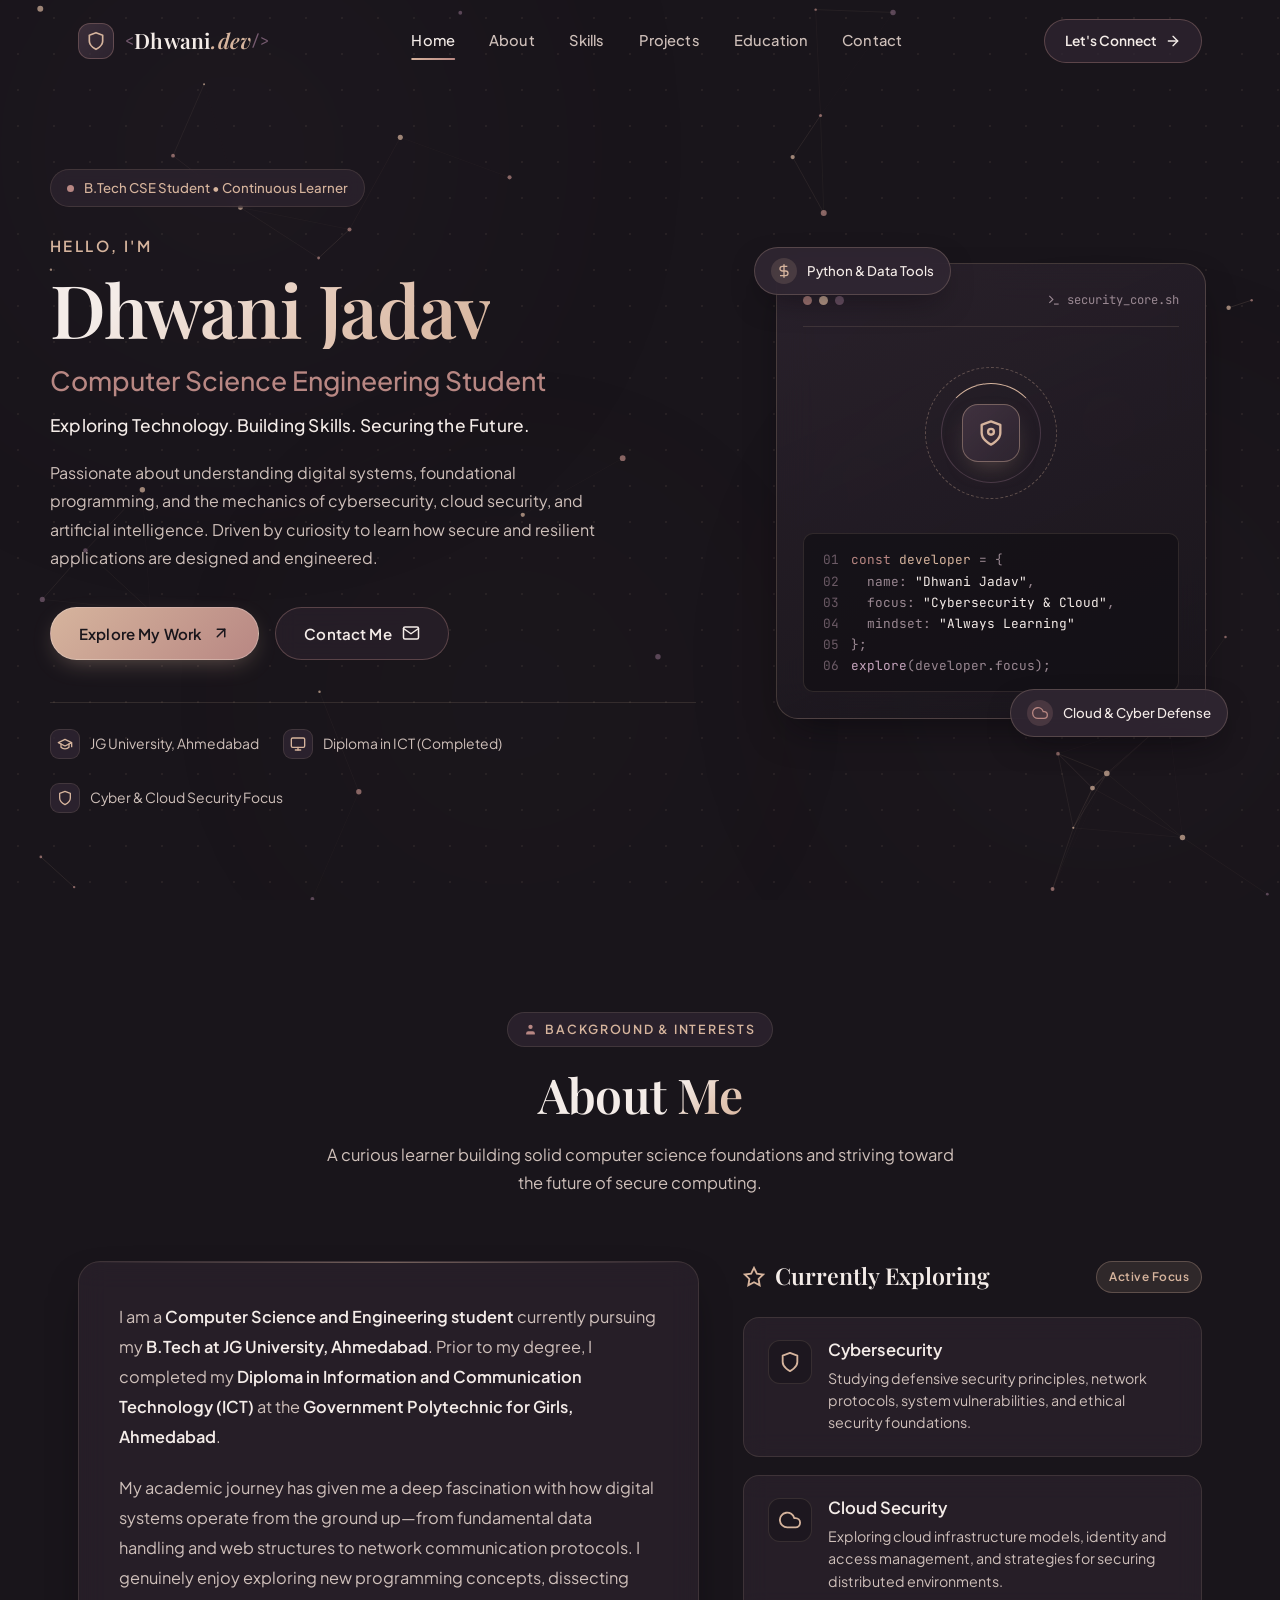
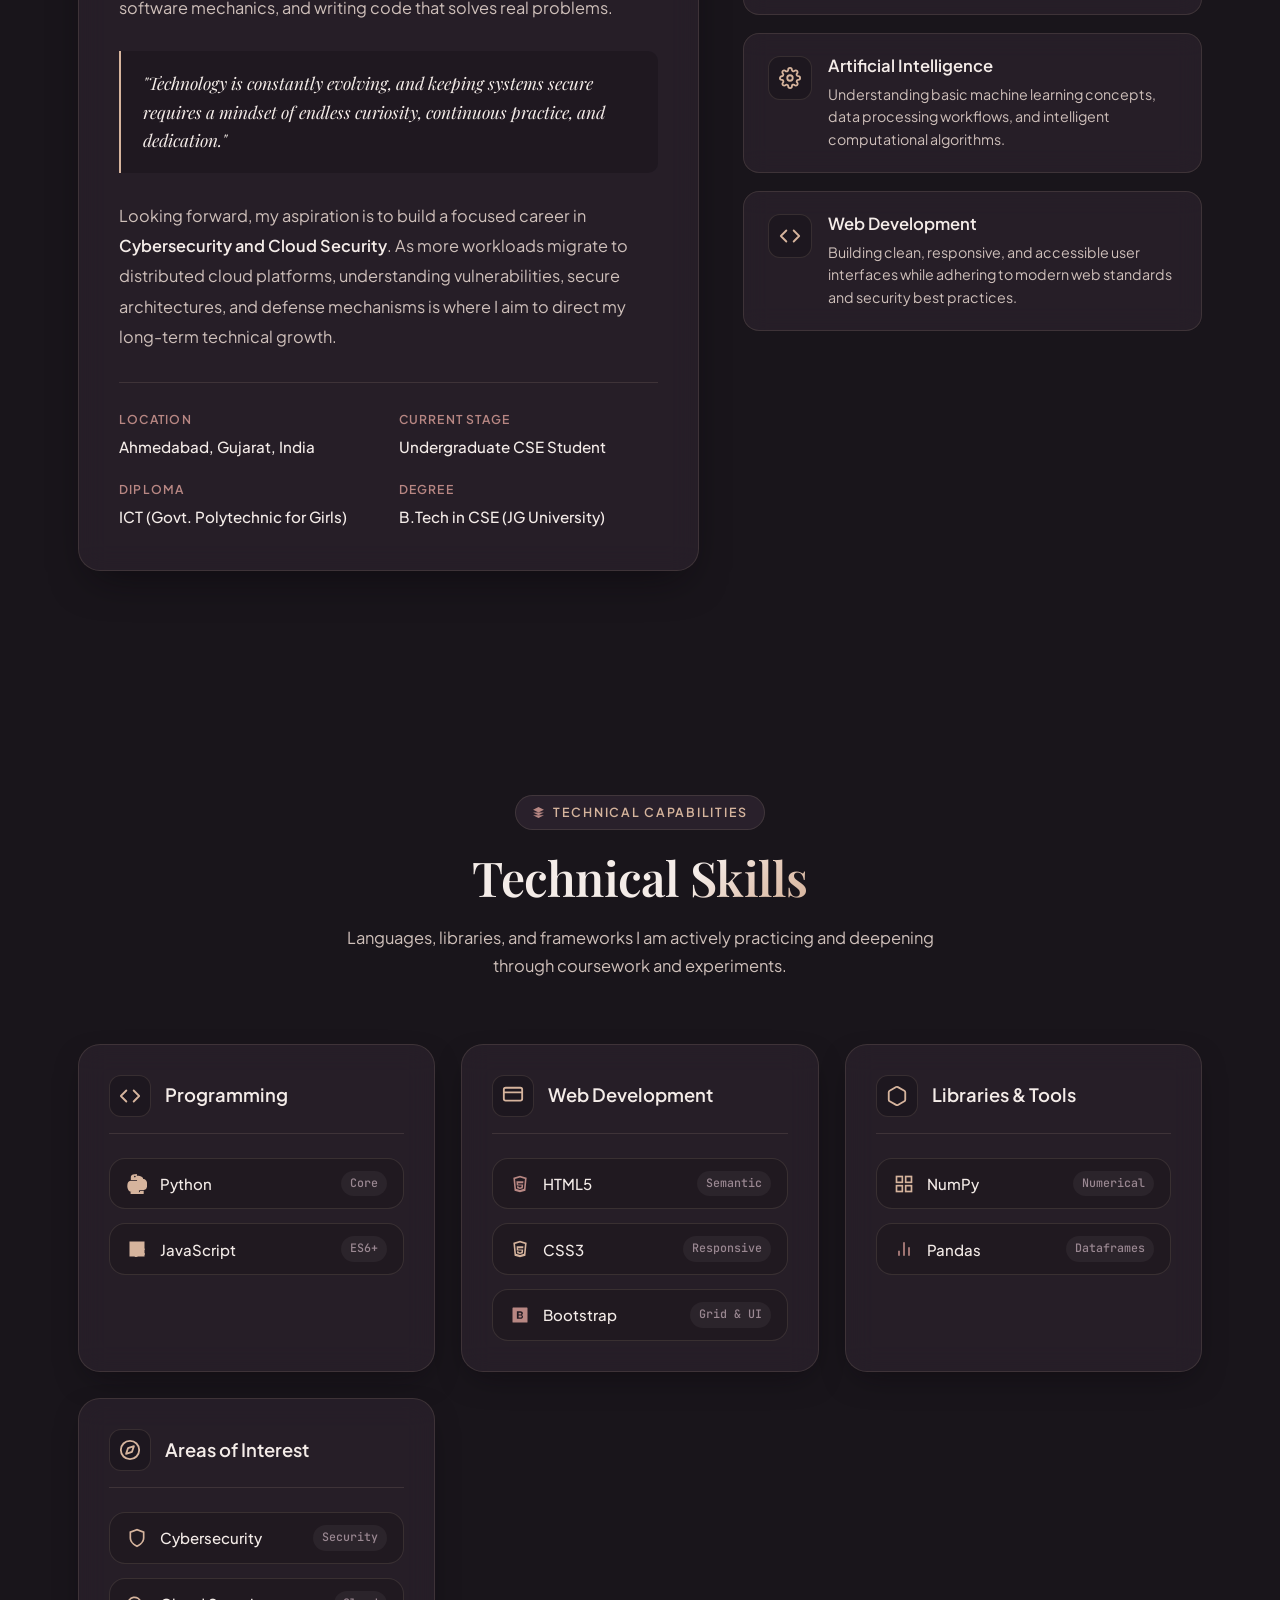
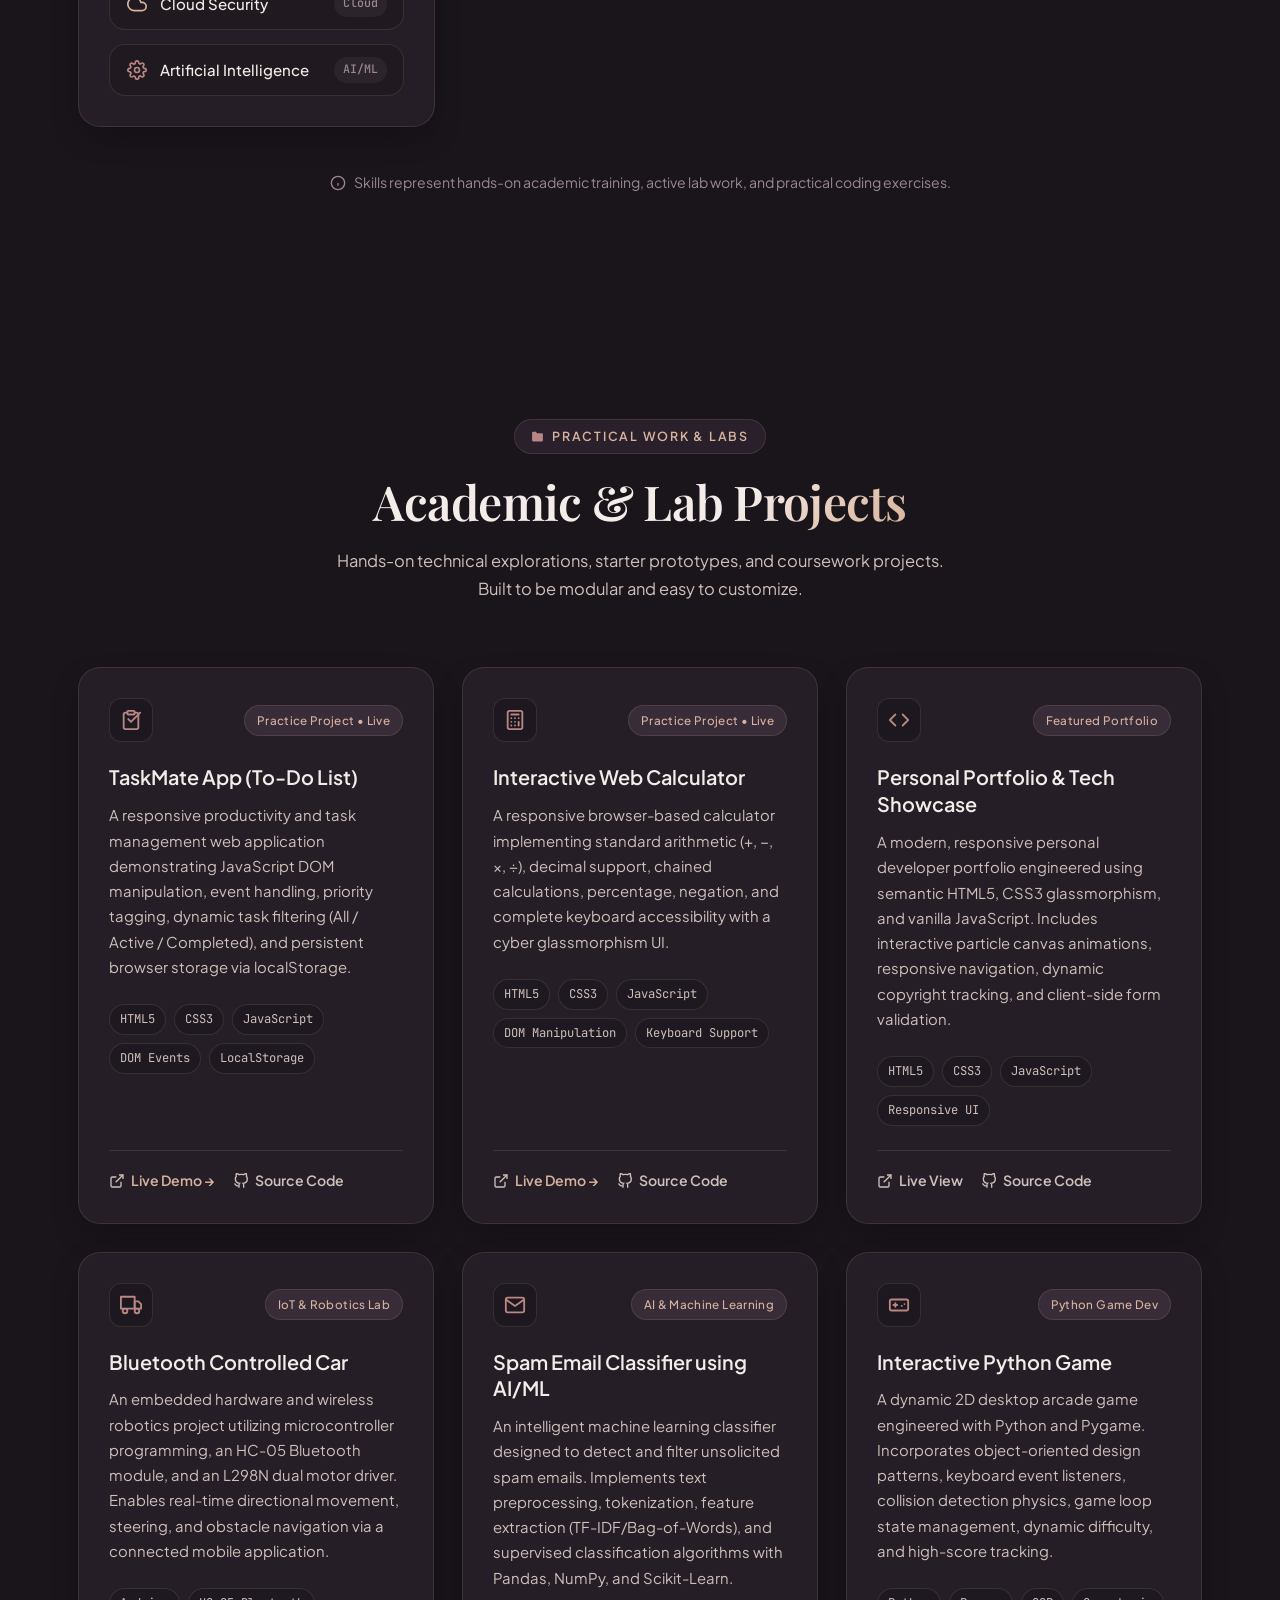
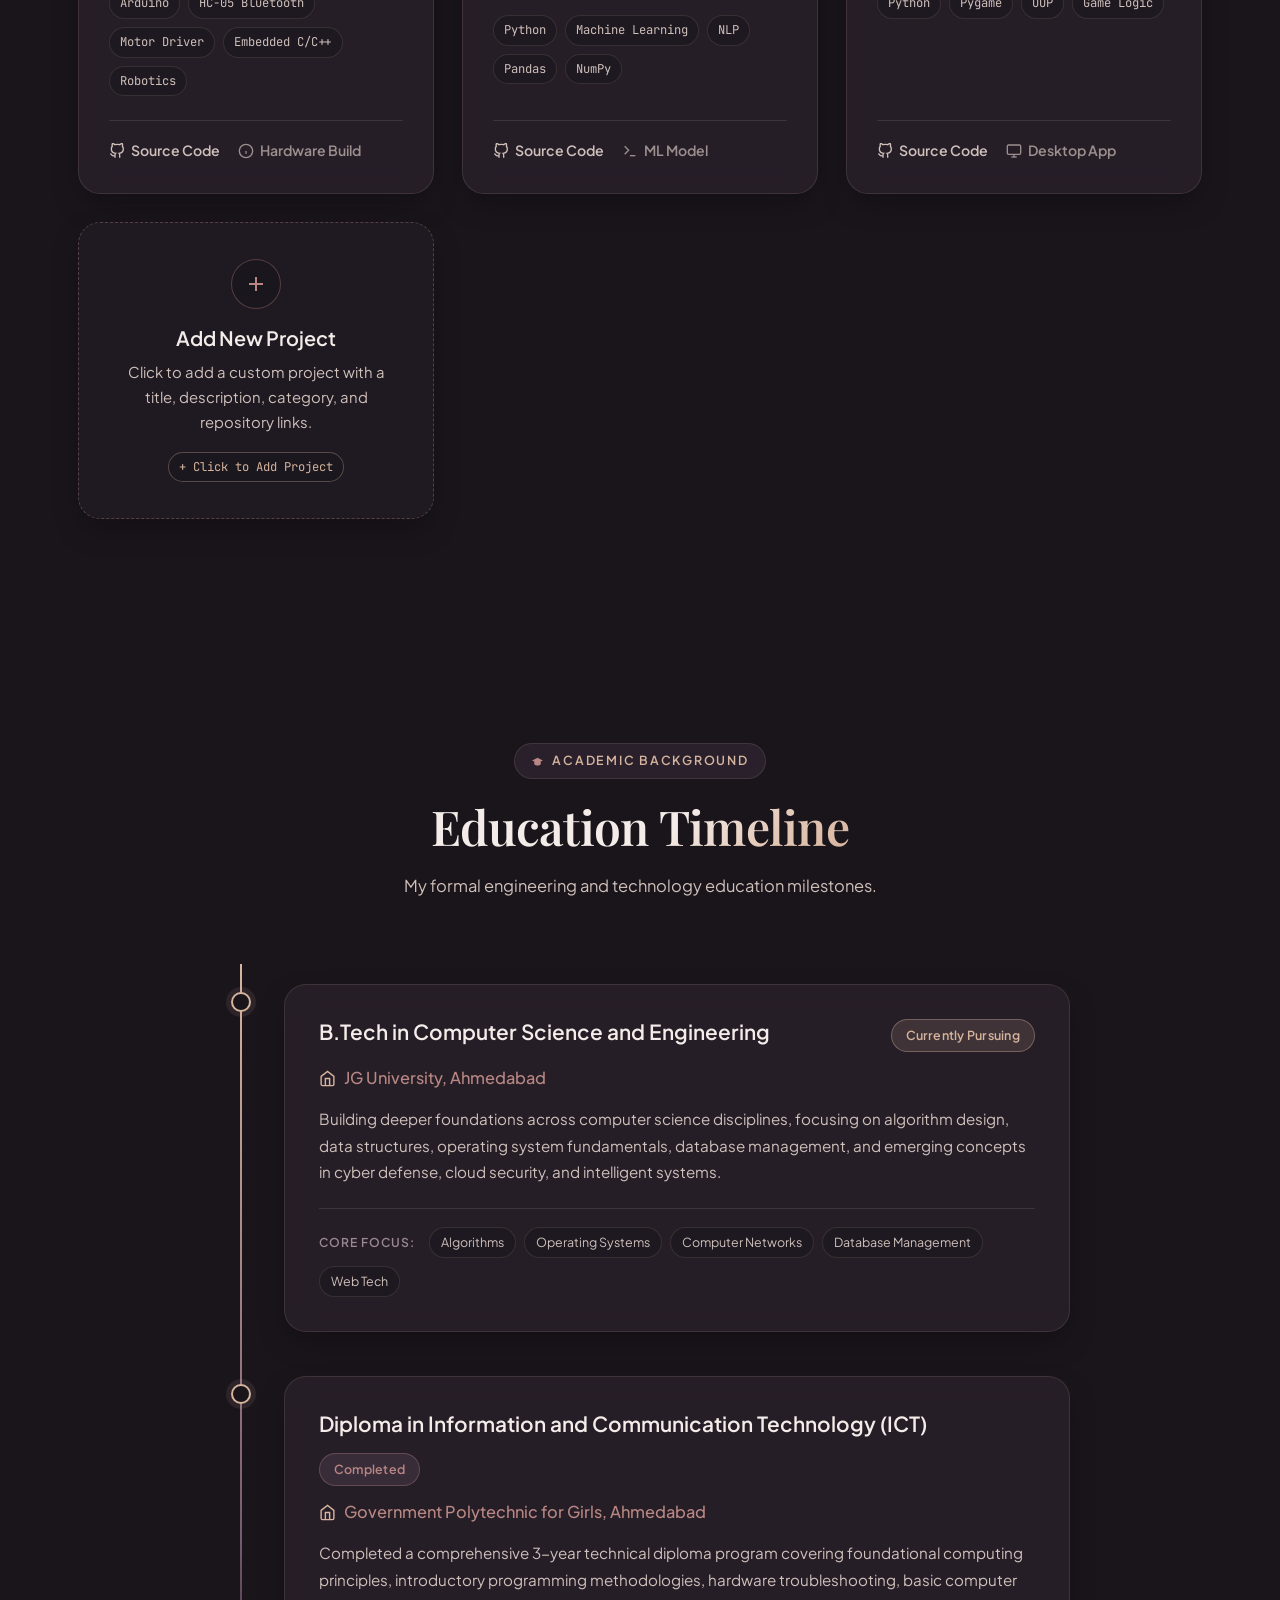
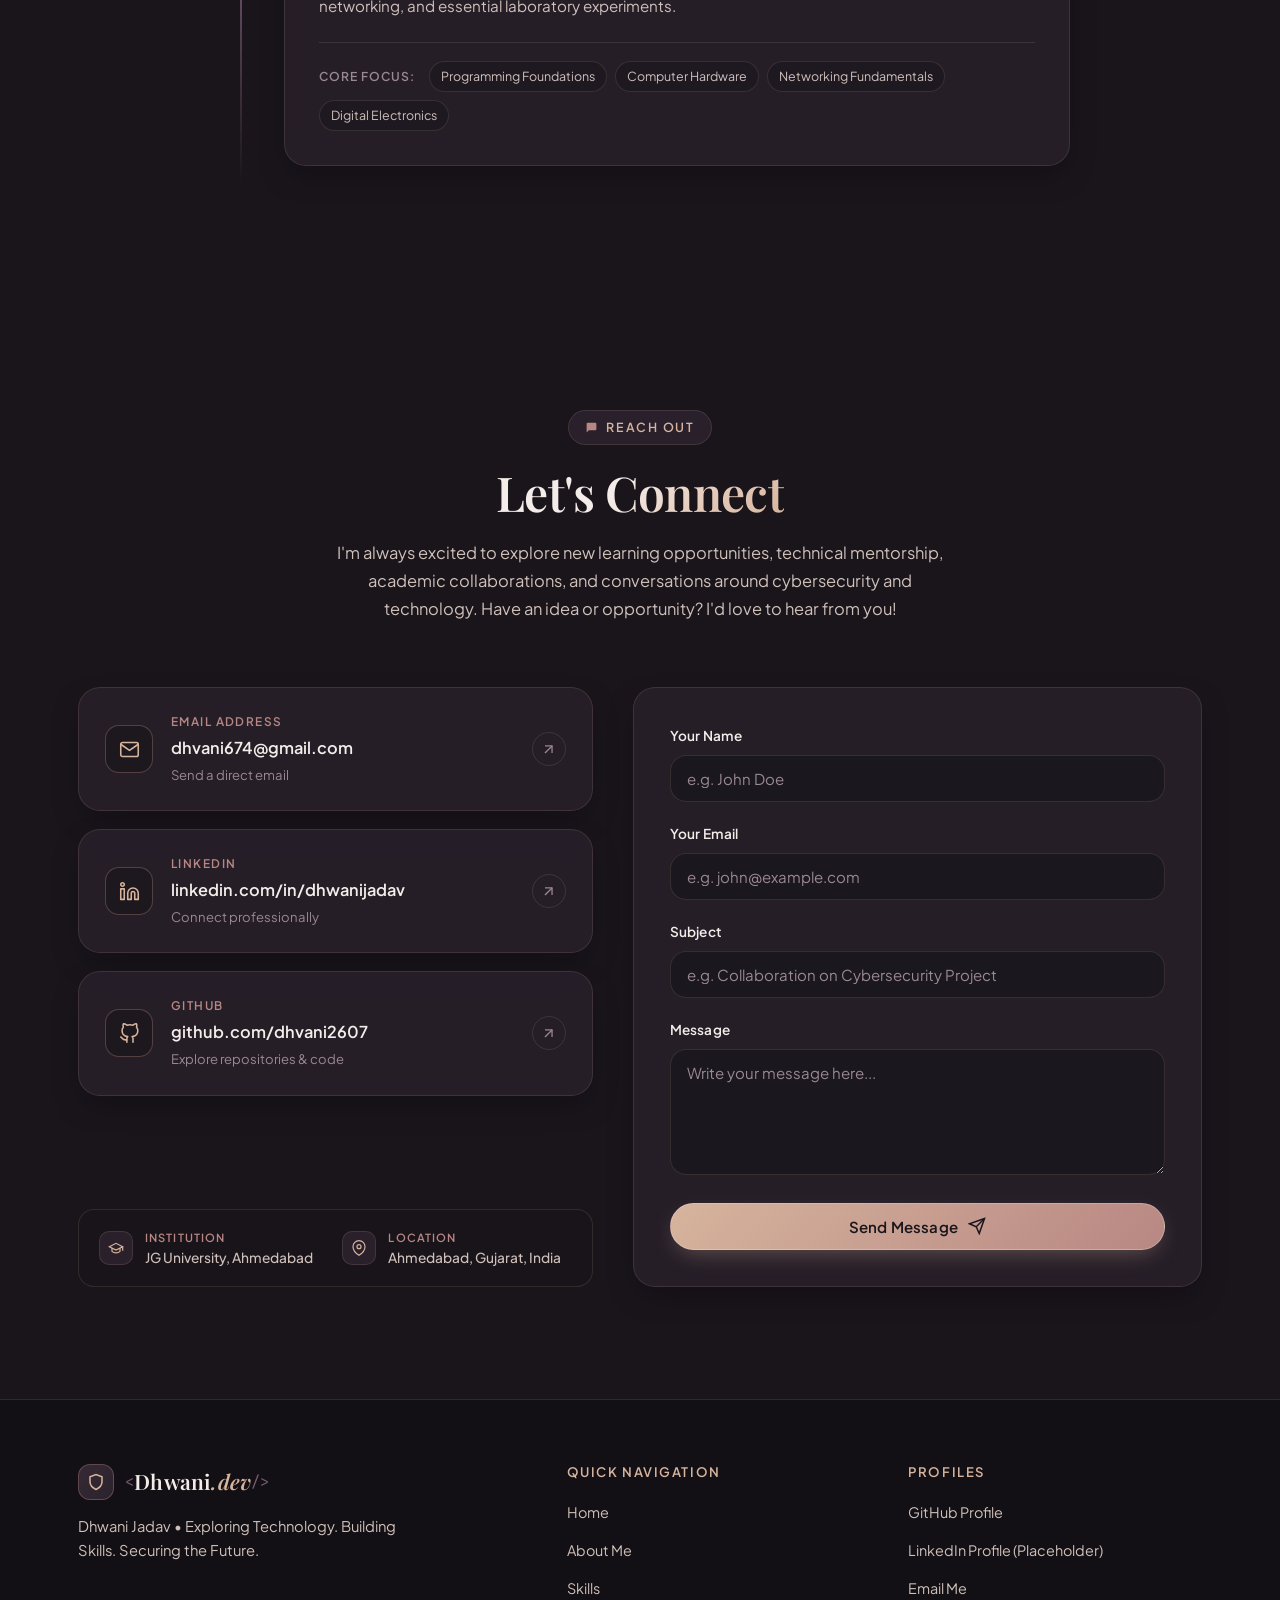
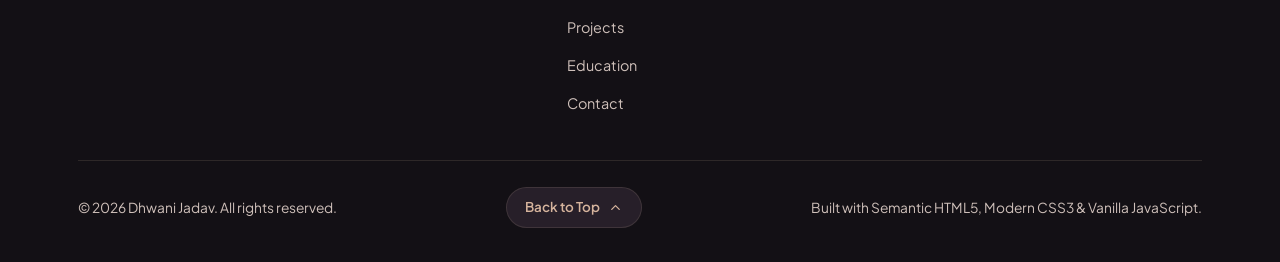
<file: index.html>
<!DOCTYPE html>
<html lang="en">

<head>
    <meta charset="UTF-8">
    <meta name="viewport" content="width=device-width, initial-scale=1.0">
    <meta name="description"
        content="Dhwani Jadav - Computer Science Engineering Student at JG University. Aspiring cybersecurity and cloud security professional. Exploring technology, programming, and secure digital systems.">
    <meta name="keywords"
        content="Dhwani Jadav, Portfolio, Computer Science, Cybersecurity, Cloud Security, Python, Web Development, JG University">
    <meta name="author" content="Dhwani Jadav">
    <title>Dhwani Jadav | Computer Science Engineering Student & Tech Explorer</title>

    <!-- Google Fonts: Playfair Display, Plus Jakarta Sans & JetBrains Mono -->
    <link rel="preconnect" href="https://fonts.googleapis.com">
    <link rel="preconnect" href="https://fonts.gstatic.com" crossorigin>
    <link
        href="https://fonts.googleapis.com/css2?family=JetBrains+Mono:wght@400;500;600&family=Playfair+Display:ital,wght@0,500;0,600;0,700;1,500&family=Plus+Jakarta+Sans:wght@400;500;600;700&display=swap"
        rel="stylesheet">

    <!-- Core Stylesheet -->
    <link rel="stylesheet" href="style.css">
</head>

<body>

    <!-- Background Ambient Glowing Orbs -->
    <div class="ambient-glow" aria-hidden="true">
        <div class="glow-orb glow-orb-1"></div>
        <div class="glow-orb glow-orb-2"></div>
        <div class="glow-orb glow-orb-3"></div>
    </div>

    <!-- Background Cyber Grid Mesh -->
    <div class="cyber-grid" aria-hidden="true"></div>

    <!-- ==========================================================================
       HEADER & NAVIGATION BAR
       ========================================================================== -->
    <header class="navbar" role="banner">
        <div class="container nav-container">
            <!-- Personal Logo -->
            <a href="#home" class="nav-logo" aria-label="Dhwani Jadav Home">
                <div class="logo-icon">
                    <!-- Cyber Shield Icon -->
                    <svg viewBox="0 0 24 24" width="20" height="20" fill="none" stroke="currentColor" stroke-width="2"
                        stroke-linecap="round" stroke-linejoin="round">
                        <path d="M12 22s8-4 8-10V5l-8-3-8 3v7c0 6 8 10 8 10z" />
                    </svg>
                </div>
                <div class="logo-text">
                    <span class="logo-bracket">&lt;</span>Dhwani<span class="logo-accent">.dev</span><span
                        class="logo-bracket">/&gt;</span>
                </div>
            </a>

            <!-- Navigation Links -->
            <nav class="nav-menu" role="navigation" aria-label="Main Navigation">
                <a href="#home" class="nav-link active">Home</a>
                <a href="#about" class="nav-link">About</a>
                <a href="#skills" class="nav-link">Skills</a>
                <a href="#projects" class="nav-link">Projects</a>
                <a href="#education" class="nav-link">Education</a>
                <a href="#contact" class="nav-link">Contact</a>
            </nav>

            <!-- Desktop Connect CTA -->
            <a href="#contact" class="nav-cta-btn">
                <span>Let's Connect</span>
                <svg viewBox="0 0 24 24" width="16" height="16" fill="none" stroke="currentColor" stroke-width="2"
                    stroke-linecap="round" stroke-linejoin="round">
                    <line x1="5" y1="12" x2="19" y2="12"></line>
                    <polyline points="12 5 19 12 12 19"></polyline>
                </svg>
            </a>

            <!-- Mobile Hamburger Toggle Button -->
            <button class="nav-toggle" aria-label="Toggle Navigation Menu" aria-expanded="false">
                <span></span>
                <span></span>
                <span></span>
            </button>
        </div>
    </header>

    <!-- ==========================================================================
       MAIN CONTENT
       ========================================================================== -->
    <main id="main-content">

        <!-- ------------------------------------------------------------------------
         1. HERO SECTION
         ------------------------------------------------------------------------ -->
        <section id="home" class="hero" aria-label="Hero Section">
            <!-- Interactive Particle Canvas -->
            <canvas id="hero-canvas"></canvas>

            <div class="container hero-grid">
                <!-- Hero Text & Intro -->
                <div class="hero-content">
                    <div class="status-badge">
                        <span class="pulse-dot"></span>
                        <span>B.Tech CSE Student &bull; Continuous Learner</span>
                    </div>

                    <p class="hero-greeting">Hello, I'm</p>
                    <h1 class="hero-name"><span class="gradient-text">Dhwani Jadav</span></h1>
                    <h2 class="hero-role">Computer Science Engineering Student</h2>
                    <p class="hero-subtitle">Exploring Technology. Building Skills. Securing the Future.</p>

                    <p class="hero-description">
                        Passionate about understanding digital systems, foundational programming, and the mechanics of
                        cybersecurity, cloud security, and artificial intelligence. Driven by curiosity to learn how
                        secure
                        and resilient applications are designed and engineered.
                    </p>

                    <div class="hero-actions">
                        <a href="#projects" class="btn btn-primary">
                            <span>Explore My Work</span>
                            <svg viewBox="0 0 24 24" width="18" height="18" fill="none" stroke="currentColor"
                                stroke-width="2" stroke-linecap="round" stroke-linejoin="round">
                                <line x1="7" y1="17" x2="17" y2="7"></line>
                                <polyline points="7 7 17 7 17 17"></polyline>
                            </svg>
                        </a>
                        <a href="#contact" class="btn btn-secondary">
                            <span>Contact Me</span>
                            <svg viewBox="0 0 24 24" width="18" height="18" fill="none" stroke="currentColor"
                                stroke-width="2" stroke-linecap="round" stroke-linejoin="round">
                                <path d="M4 4h16c1.1 0 2 .9 2 2v12c0 1.1-.9 2-2 2H4c-1.1 0-2-.9-2-2V6c0-1.1.9-2 2-2z">
                                </path>
                                <polyline points="22,6 12,13 2,6"></polyline>
                            </svg>
                        </a>
                    </div>

                    <!-- Quick Highlight Badges -->
                    <div class="hero-highlights">
                        <div class="highlight-item">
                            <div class="highlight-icon">
                                <svg viewBox="0 0 24 24" width="16" height="16" fill="none" stroke="currentColor"
                                    stroke-width="2" stroke-linecap="round" stroke-linejoin="round">
                                    <path d="M22 10v6M2 10l10-5 10 5-10 5z"></path>
                                    <path d="M6 12v5c3 3 9 3 12 0v-5"></path>
                                </svg>
                            </div>
                            <span>JG University, Ahmedabad</span>
                        </div>

                        <div class="highlight-item">
                            <div class="highlight-icon">
                                <svg viewBox="0 0 24 24" width="16" height="16" fill="none" stroke="currentColor"
                                    stroke-width="2" stroke-linecap="round" stroke-linejoin="round">
                                    <rect x="2" y="3" width="20" height="14" rx="2" ry="2"></rect>
                                    <line x1="8" y1="21" x2="16" y2="21"></line>
                                    <line x1="12" y1="17" x2="12" y2="21"></line>
                                </svg>
                            </div>
                            <span>Diploma in ICT (Completed)</span>
                        </div>

                        <div class="highlight-item">
                            <div class="highlight-icon">
                                <svg viewBox="0 0 24 24" width="16" height="16" fill="none" stroke="currentColor"
                                    stroke-width="2" stroke-linecap="round" stroke-linejoin="round">
                                    <path d="M12 22s8-4 8-10V5l-8-3-8 3v7c0 6 8 10 8 10z" />
                                </svg>
                            </div>
                            <span>Cyber & Cloud Security Focus</span>
                        </div>
                    </div>
                </div>

                <!-- Hero Tech Visual (Futuristic Cyber Terminal & Core) -->
                <div class="hero-visual" aria-hidden="true">
                    <div class="tech-card-wrapper">

                        <!-- Floating Top Badge -->
                        <div class="floating-badge badge-top-left">
                            <div class="badge-icon">
                                <svg viewBox="0 0 24 24" width="16" height="16" fill="none" stroke="currentColor"
                                    stroke-width="2">
                                    <path d="M12 2v20M17 5H9.5a3.5 3.5 0 0 0 0 7h5a3.5 3.5 0 0 1 0 7H6"></path>
                                </svg>
                            </div>
                            <span>Python &amp; Data Tools</span>
                        </div>

                        <!-- Terminal Visual Card -->
                        <div class="tech-terminal-card">
                            <div class="terminal-header">
                                <div class="terminal-dots">
                                    <span></span>
                                    <span></span>
                                    <span></span>
                                </div>
                                <div class="terminal-title">
                                    <svg viewBox="0 0 24 24" width="14" height="14" fill="none" stroke="currentColor"
                                        stroke-width="2">
                                        <polyline points="4 17 10 11 4 5"></polyline>
                                        <line x1="12" y1="19" x2="20" y2="19"></line>
                                    </svg>
                                    <span>security_core.sh</span>
                                </div>
                            </div>

                            <!-- Central Cyber Core Graphic -->
                            <div class="cyber-core-display">
                                <div class="shield-graphic-container">
                                    <div class="shield-ring"></div>
                                    <div class="shield-ring-inner"></div>
                                    <div class="shield-center-icon">
                                        <svg viewBox="0 0 24 24" fill="none" stroke="currentColor" stroke-width="2"
                                            stroke-linecap="round" stroke-linejoin="round">
                                            <path d="M12 22s8-4 8-10V5l-8-3-8 3v7c0 6 8 10 8 10z" />
                                            <circle cx="12" cy="11" r="2.5"></circle>
                                        </svg>
                                    </div>
                                </div>
                            </div>

                            <!-- Terminal Code Snippet -->
                            <div class="terminal-code-body">
                                <div class="code-line">
                                    <span class="line-num">01</span>
                                    <span><span class="code-keyword">const</span> <span
                                            class="code-var">developer</span> = {</span>
                                </div>
                                <div class="code-line">
                                    <span class="line-num">02</span>
                                    <span>&nbsp;&nbsp;name: <span class="code-str">"Dhwani Jadav"</span>,</span>
                                </div>
                                <div class="code-line">
                                    <span class="line-num">03</span>
                                    <span>&nbsp;&nbsp;focus: <span class="code-str">"Cybersecurity &amp;
                                            Cloud"</span>,</span>
                                </div>
                                <div class="code-line">
                                    <span class="line-num">04</span>
                                    <span>&nbsp;&nbsp;mindset: <span class="code-str">"Always Learning"</span></span>
                                </div>
                                <div class="code-line">
                                    <span class="line-num">05</span>
                                    <span>};</span>
                                </div>
                                <div class="code-line">
                                    <span class="line-num">06</span>
                                    <span><span class="code-func">explore</span>(developer.focus);</span>
                                </div>
                            </div>
                        </div>

                        <!-- Floating Bottom Badge -->
                        <div class="floating-badge badge-bottom-right">
                            <div class="badge-icon">
                                <svg viewBox="0 0 24 24" width="16" height="16" fill="none" stroke="currentColor"
                                    stroke-width="2">
                                    <path d="M18 10h-1.26A8 8 0 1 0 9 20h9a5 5 0 0 0 0-10z"></path>
                                </svg>
                            </div>
                            <span>Cloud &amp; Cyber Defense</span>
                        </div>

                    </div>
                </div>
            </div>
        </section>

        <!-- ------------------------------------------------------------------------
         2. ABOUT ME SECTION
         ------------------------------------------------------------------------ -->
        <section id="about" class="section" aria-label="About Me Section">
            <div class="container">

                <div class="section-header">
                    <div class="section-tag">
                        <svg viewBox="0 0 24 24">
                            <path d="M20 21v-2a4 4 0 0 0-4-4H8a4 4 0 0 0-4 4v2"></path>
                            <circle cx="12" cy="7" r="4"></circle>
                        </svg>
                        <span>Background &amp; Interests</span>
                    </div>
                    <h2 class="section-title">About <span class="gradient-text">Me</span></h2>
                    <p class="section-subtitle">
                        A curious learner building solid computer science foundations and striving toward the future of
                        secure computing.
                    </p>
                </div>

                <div class="about-grid">
                    <!-- Left Column: Biography & Mindset -->
                    <div class="about-narrative">
                        <p class="about-paragraph">
                            I am a <strong>Computer Science and Engineering student</strong> currently pursuing my
                            <strong>B.Tech at JG University, Ahmedabad</strong>. Prior to my degree, I completed my
                            <strong>Diploma in Information and Communication Technology (ICT)</strong> at the
                            <strong>Government Polytechnic for Girls, Ahmedabad</strong>.
                        </p>

                        <p class="about-paragraph">
                            My academic journey has given me a deep fascination with how digital systems operate from
                            the ground up—from fundamental
                            data handling and web structures to network communication protocols. I genuinely enjoy
                            exploring new programming
                            concepts, dissecting software mechanics, and writing code that solves real problems.
                        </p>

                        <div class="about-quote-box">
                            "Technology is constantly evolving, and keeping systems secure requires a mindset of endless
                            curiosity, continuous practice, and dedication."
                        </div>

                        <p class="about-paragraph">
                            Looking forward, my aspiration is to build a focused career in <strong>Cybersecurity and
                                Cloud Security</strong>.
                            As more workloads migrate to distributed cloud platforms, understanding vulnerabilities,
                            secure architectures, and defense mechanisms
                            is where I aim to direct my long-term technical growth.
                        </p>

                        <!-- Quick Facts Grid -->
                        <div class="about-quick-facts">
                            <div class="fact-item">
                                <span class="fact-label">Location</span>
                                <span class="fact-value">Ahmedabad, Gujarat, India</span>
                            </div>
                            <div class="fact-item">
                                <span class="fact-label">Current Stage</span>
                                <span class="fact-value">Undergraduate CSE Student</span>
                            </div>
                            <div class="fact-item">
                                <span class="fact-label">Diploma</span>
                                <span class="fact-value">ICT (Govt. Polytechnic for Girls)</span>
                            </div>
                            <div class="fact-item">
                                <span class="fact-label">Degree</span>
                                <span class="fact-value">B.Tech in CSE (JG University)</span>
                            </div>
                        </div>
                    </div>

                    <!-- Right Column: "Currently Exploring" Cards -->
                    <div class="exploring-container">
                        <div class="exploring-header">
                            <h3 class="exploring-title">
                                <svg viewBox="0 0 24 24" width="22" height="22" fill="none" stroke="currentColor"
                                    stroke-width="2">
                                    <polygon
                                        points="12 2 15.09 8.26 22 9.27 17 14.14 18.18 21.02 12 17.77 5.82 21.02 7 14.14 2 9.27 8.91 8.26 12 2">
                                    </polygon>
                                </svg>
                                <span>Currently Exploring</span>
                            </h3>
                            <span class="exploring-badge">Active Focus</span>
                        </div>

                        <!-- Exploring Card 1: Cybersecurity -->
                        <div class="exploring-card">
                            <div class="exploring-icon">
                                <svg viewBox="0 0 24 24" width="22" height="22" fill="none" stroke="currentColor"
                                    stroke-width="2" stroke-linecap="round" stroke-linejoin="round">
                                    <path d="M12 22s8-4 8-10V5l-8-3-8 3v7c0 6 8 10 8 10z" />
                                </svg>
                            </div>
                            <div class="exploring-info">
                                <h4>Cybersecurity</h4>
                                <p>Studying defensive security principles, network protocols, system vulnerabilities,
                                    and ethical security foundations.</p>
                            </div>
                        </div>

                        <!-- Exploring Card 2: Cloud Security -->
                        <div class="exploring-card">
                            <div class="exploring-icon">
                                <svg viewBox="0 0 24 24" width="22" height="22" fill="none" stroke="currentColor"
                                    stroke-width="2" stroke-linecap="round" stroke-linejoin="round">
                                    <path d="M18 10h-1.26A8 8 0 1 0 9 20h9a5 5 0 0 0 0-10z"></path>
                                </svg>
                            </div>
                            <div class="exploring-info">
                                <h4>Cloud Security</h4>
                                <p>Exploring cloud infrastructure models, identity and access management, and strategies
                                    for securing distributed environments.</p>
                            </div>
                        </div>

                        <!-- Exploring Card 3: Artificial Intelligence -->
                        <div class="exploring-card">
                            <div class="exploring-icon">
                                <svg viewBox="0 0 24 24" width="22" height="22" fill="none" stroke="currentColor"
                                    stroke-width="2" stroke-linecap="round" stroke-linejoin="round">
                                    <circle cx="12" cy="12" r="3"></circle>
                                    <path
                                        d="M19.4 15a1.65 1.65 0 0 0 .33 1.82l.06.06a2 2 0 0 1 0 2.83 2 2 0 0 1-2.83 0l-.06-.06a1.65 1.65 0 0 0-1.82-.33 1.65 1.65 0 0 0-1 1.51V21a2 2 0 0 1-2 2 2 2 0 0 1-2-2v-.09A1.65 1.65 0 0 0 9 19.4a1.65 1.65 0 0 0-1.82.33l-.06.06a2 2 0 0 1-2.83 0 2 2 0 0 1 0-2.83l.06-.06a1.65 1.65 0 0 0 .33-1.82 1.65 1.65 0 0 0-1.51-1H3a2 2 0 0 1-2-2 2 2 0 0 1 2-2h.09A1.65 1.65 0 0 0 4.6 9a1.65 1.65 0 0 0-.33-1.82l-.06-.06a2 2 0 0 1 0-2.83 2 2 0 0 1 2.83 0l.06.06a1.65 1.65 0 0 0 1.82.33H9a1.65 1.65 0 0 0 1-1.51V3a2 2 0 0 1 2-2 2 2 0 0 1 2 2v.09a1.65 1.65 0 0 0 1 1.51 1.65 1.65 0 0 0 1.82-.33l.06-.06a2 2 0 0 1 2.83 0 2 2 0 0 1 0 2.83l-.06.06a1.65 1.65 0 0 0-.33 1.82V9a1.65 1.65 0 0 0 1.51 1H21a2 2 0 0 1 2 2 2 2 0 0 1-2 2h-.09a1.65 1.65 0 0 0-1.51 1z">
                                    </path>
                                </svg>
                            </div>
                            <div class="exploring-info">
                                <h4>Artificial Intelligence</h4>
                                <p>Understanding basic machine learning concepts, data processing workflows, and
                                    intelligent computational algorithms.</p>
                            </div>
                        </div>

                        <!-- Exploring Card 4: Web Development -->
                        <div class="exploring-card">
                            <div class="exploring-icon">
                                <svg viewBox="0 0 24 24" width="22" height="22" fill="none" stroke="currentColor"
                                    stroke-width="2" stroke-linecap="round" stroke-linejoin="round">
                                    <polyline points="16 18 22 12 16 6"></polyline>
                                    <polyline points="8 6 2 12 8 18"></polyline>
                                </svg>
                            </div>
                            <div class="exploring-info">
                                <h4>Web Development</h4>
                                <p>Building clean, responsive, and accessible user interfaces while adhering to modern
                                    web standards and security best practices.</p>
                            </div>
                        </div>

                    </div>
                </div>

            </div>
        </section>

        <!-- ------------------------------------------------------------------------
         3. SKILLS SECTION
         ------------------------------------------------------------------------ -->
        <section id="skills" class="section" aria-label="Skills Section">
            <div class="container">

                <div class="section-header">
                    <div class="section-tag">
                        <svg viewBox="0 0 24 24">
                            <polygon points="12 2 2 7 12 12 22 7 12 2"></polygon>
                            <polyline points="2 17 12 22 22 17"></polyline>
                            <polyline points="2 12 12 17 22 12"></polyline>
                        </svg>
                        <span>Technical Capabilities</span>
                    </div>
                    <h2 class="section-title">Technical <span class="gradient-text">Skills</span></h2>
                    <p class="section-subtitle">
                        Languages, libraries, and frameworks I am actively practicing and deepening through coursework
                        and experiments.
                    </p>
                </div>

                <div class="skills-grid">

                    <!-- Category 1: Programming -->
                    <div class="skill-category-card">
                        <div class="category-header">
                            <div class="category-icon">
                                <!-- Code Brackets Icon -->
                                <svg viewBox="0 0 24 24" width="22" height="22" fill="none" stroke="currentColor"
                                    stroke-width="2" stroke-linecap="round" stroke-linejoin="round">
                                    <polyline points="16 18 22 12 16 6"></polyline>
                                    <polyline points="8 6 2 12 8 18"></polyline>
                                </svg>
                            </div>
                            <h3>Programming</h3>
                        </div>

                        <div class="skill-items-list">
                            <!-- Python -->
                            <div class="skill-pill">
                                <div class="skill-pill-left">
                                    <div class="skill-icon-svg" style="color: var(--accent-rose-gold);">
                                        <svg viewBox="0 0 24 24" width="20" height="20" fill="currentColor">
                                            <path
                                                d="M11.91 0c-1.87 0-3.52.27-4.73.74-2.07.8-2.6 1.83-2.6 3.65v2.75h7.47v.92H4.63C2.8 8.06 1.34 9.17.82 11.23c-.59 2.37-.62 3.86 0 6.3.47 1.87 1.52 3.23 3.36 3.75.99.28 2.22.45 3.49.5v-2.88c0-1.89 1.62-3.48 3.54-3.48h5.36c1.6 0 2.9-1.34 2.9-2.98V6.26c0-1.74-1.46-3.04-3.23-3.48-1.43-.36-3.08-.54-4.63-.54v.01l.2-.25zm-2.48 2.05c.57 0 1.03.46 1.03 1.03 0 .57-.46 1.03-1.03 1.03-.57 0-1.03-.46-1.03-1.03 0-.57.46-1.03 1.03-1.03zM19.37 8.06c-.47-.28-1.04-.44-1.66-.44h-1.63v2.88c0 1.93-1.64 3.48-3.54 3.48H7.18c-1.6 0-2.9 1.35-2.9 2.99v6.16c0 1.74 1.48 3.03 3.23 3.48 1.62.41 3.51.58 5.22.58 1.87 0 3.52-.27 4.73-.74 2.07-.8 2.6-1.83 2.6-3.65v-2.75h-7.47v-.92h7.42c1.83 0 3.29-1.11 3.81-3.17.6-2.37.62-3.86 0-6.3-.46-1.88-1.52-3.24-3.36-3.76-.99-.28-2.22-.45-3.49-.5v2.88c0 1.89-1.62 3.48-3.54 3.48h-5.36c-1.6 0-2.9 1.34-2.9 2.98v6.16c0 1.74 1.46 3.04 3.23 3.48 1.43.36 3.08.54 4.63.54v-.01l-.2.25zM14.57 21.95c-.57 0-1.03-.46-1.03-1.03 0-.57.46-1.03 1.03-1.03.57 0 1.03.46 1.03 1.03 0 .57-.46 1.03-1.03 1.03z" />
                                        </svg>
                                    </div>
                                    <span class="skill-name">Python</span>
                                </div>
                                <span class="skill-status-tag">Core</span>
                            </div>

                            <!-- JavaScript -->
                            <div class="skill-pill">
                                <div class="skill-pill-left">
                                    <div class="skill-icon-svg" style="color: var(--accent-rose-gold);">
                                        <svg viewBox="0 0 24 24" width="20" height="20" fill="currentColor">
                                            <path
                                                d="M3 3h18v18H3V3zm16.5 13.8c-.3-.2-.7-.4-1.2-.5-.5-.1-.9-.2-1.3-.3-.6-.2-1.1-.5-1.5-.9-.4-.4-.6-.9-.6-1.6 0-.8.3-1.4.9-1.9.6-.5 1.5-.8 2.5-.8.7 0 1.4.1 2 .4.6.2 1.1.6 1.5 1l-1.3 1.3c-.3-.3-.7-.5-1.1-.7-.4-.2-.8-.2-1.2-.2-.5 0-.9.1-1.2.3-.3.2-.4.5-.4.8 0 .3.1.5.3.7.2.2.6.3 1.1.5.7.2 1.3.4 1.8.6.5.2.9.5 1.2.9.3.4.5.9.5 1.6 0 .9-.3 1.6-1 2.1-.7.5-1.6.8-2.8.8-.9 0-1.8-.2-2.5-.5-.7-.4-1.3-.9-1.7-1.6l1.4-1.2c.3.5.7.9 1.2 1.1.5.2 1.1.4 1.7.4.6 0 1.1-.1 1.4-.4.3-.2.5-.6.5-.9 0-.3-.1-.5-.4-.7-.2-.2-.6-.3-1.1-.5zm-7.7-4.1h2.2v6.6c0 .8-.2 1.4-.7 1.8-.5.4-1.2.6-2.1.6-.7 0-1.4-.1-1.9-.4-.5-.3-.9-.6-1.2-1.1l1.4-1.2c.2.3.4.6.7.7.3.2.6.2.9.2.4 0 .7-.1.9-.3.2-.2.3-.5.3-.9v-6z" />
                                        </svg>
                                    </div>
                                    <span class="skill-name">JavaScript</span>
                                </div>
                                <span class="skill-status-tag">ES6+</span>
                            </div>
                        </div>
                    </div>

                    <!-- Category 2: Web Development -->
                    <div class="skill-category-card">
                        <div class="category-header">
                            <div class="category-icon">
                                <!-- Browser Layout Icon -->
                                <svg viewBox="0 0 24 24" width="22" height="22" fill="none" stroke="currentColor"
                                    stroke-width="2" stroke-linecap="round" stroke-linejoin="round">
                                    <rect x="2" y="3" width="20" height="14" rx="2" ry="2"></rect>
                                    <line x1="2" y1="8" x2="22" y2="8"></line>
                                </svg>
                            </div>
                            <h3>Web Development</h3>
                        </div>

                        <div class="skill-items-list">
                            <!-- HTML5 -->
                            <div class="skill-pill">
                                <div class="skill-pill-left">
                                    <div class="skill-icon-svg" style="color: var(--accent-dusty-rose);">
                                        <svg viewBox="0 0 24 24" width="20" height="20" fill="currentColor">
                                            <path
                                                d="M12 2l8 2.5-1.5 15.5L12 22l-6.5-2L4 4.5 12 2zm0 2.2L6.1 6.1l1.1 11.7 4.8 1.5 4.8-1.5 1.1-11.7L12 4.2zm4.1 4.5l-.2 2.3H9.7l.1 1.5h6l-.4 4.5-3.4 1-3.4-1-.2-2.3h1.8l.1 1 1.7.5 1.7-.5.2-1.9H8.1L7.7 8.7h8.4z" />
                                        </svg>
                                    </div>
                                    <span class="skill-name">HTML5</span>
                                </div>
                                <span class="skill-status-tag">Semantic</span>
                            </div>

                            <!-- CSS3 -->
                            <div class="skill-pill">
                                <div class="skill-pill-left">
                                    <div class="skill-icon-svg" style="color: var(--accent-rose-gold);">
                                        <svg viewBox="0 0 24 24" width="20" height="20" fill="currentColor">
                                            <path
                                                d="M12 2l8 2.5-1.5 15.5L12 22l-6.5-2L4 4.5 12 2zm0 2.2L6.1 6.1l1.1 11.7 4.8 1.5 4.8-1.5 1.1-11.7L12 4.2zm-4 4.5h8.1l-.2 2.3H9.7l.1 1.5h6l-.4 4.5-3.4 1-3.4-1-.2-2.3h1.8l.1 1 1.7.5 1.7-.5.2-1.9H8.1L8 8.7z" />
                                        </svg>
                                    </div>
                                    <span class="skill-name">CSS3</span>
                                </div>
                                <span class="skill-status-tag">Responsive</span>
                            </div>

                            <!-- Bootstrap -->
                            <div class="skill-pill">
                                <div class="skill-pill-left">
                                    <div class="skill-icon-svg" style="color: var(--accent-dusty-rose);">
                                        <svg viewBox="0 0 24 24" width="20" height="20" fill="currentColor">
                                            <path
                                                d="M3.75 3h16.5A.75.75 0 0 1 21 3.75v16.5a.75.75 0 0 1-.75.75H3.75A.75.75 0 0 1 3 20.25V3.75A.75.75 0 0 1 3.75 3zm4.5 4.5v9h4.35c1.8 0 3-1.05 3-2.55 0-1.05-.6-1.8-1.65-2.1 1.05-.3 1.5-.9 1.5-1.95 0-1.35-1.2-2.4-3-2.4H8.25zm2.1 1.8h2.1c.75 0 1.2.45 1.2 1.05 0 .6-.45 1.05-1.2 1.05h-2.1v-2.1zm0 3.3h2.4c.9 0 1.35.45 1.35 1.2 0 .75-.45 1.2-1.35 1.2h-2.4v-2.4z" />
                                        </svg>
                                    </div>
                                    <span class="skill-name">Bootstrap</span>
                                </div>
                                <span class="skill-status-tag">Grid &amp; UI</span>
                            </div>
                        </div>
                    </div>

                    <!-- Category 3: Libraries & Tools -->
                    <div class="skill-category-card">
                        <div class="category-header">
                            <div class="category-icon">
                                <!-- Database/Tool Icon -->
                                <svg viewBox="0 0 24 24" width="22" height="22" fill="none" stroke="currentColor"
                                    stroke-width="2" stroke-linecap="round" stroke-linejoin="round">
                                    <path
                                        d="M21 16V8a2 2 0 0 0-1-1.73l-7-4a2 2 0 0 0-2 0l-7 4A2 2 0 0 0 3 8v8a2 2 0 0 0 1 1.73l7 4a2 2 0 0 0 2 0l7-4A2 2 0 0 0 21 16z">
                                    </path>
                                </svg>
                            </div>
                            <h3>Libraries &amp; Tools</h3>
                        </div>

                        <div class="skill-items-list">
                            <!-- NumPy -->
                            <div class="skill-pill">
                                <div class="skill-pill-left">
                                    <div class="skill-icon-svg" style="color: var(--accent-rose-gold);">
                                        <svg viewBox="0 0 24 24" width="20" height="20" fill="none"
                                            stroke="currentColor" stroke-width="2">
                                            <rect x="3" y="3" width="7" height="7"></rect>
                                            <rect x="14" y="3" width="7" height="7"></rect>
                                            <rect x="14" y="14" width="7" height="7"></rect>
                                            <rect x="3" y="14" width="7" height="7"></rect>
                                        </svg>
                                    </div>
                                    <span class="skill-name">NumPy</span>
                                </div>
                                <span class="skill-status-tag">Numerical</span>
                            </div>

                            <!-- Pandas -->
                            <div class="skill-pill">
                                <div class="skill-pill-left">
                                    <div class="skill-icon-svg" style="color: var(--accent-dusty-rose);">
                                        <svg viewBox="0 0 24 24" width="20" height="20" fill="none"
                                            stroke="currentColor" stroke-width="2">
                                            <line x1="18" y1="20" x2="18" y2="10"></line>
                                            <line x1="12" y1="20" x2="12" y2="4"></line>
                                            <line x1="6" y1="20" x2="6" y2="14"></line>
                                        </svg>
                                    </div>
                                    <span class="skill-name">Pandas</span>
                                </div>
                                <span class="skill-status-tag">Dataframes</span>
                            </div>
                        </div>
                    </div>

                    <!-- Category 4: Areas of Interest -->
                    <div class="skill-category-card">
                        <div class="category-header">
                            <div class="category-icon">
                                <!-- Compass / Target Icon -->
                                <svg viewBox="0 0 24 24" width="22" height="22" fill="none" stroke="currentColor"
                                    stroke-width="2" stroke-linecap="round" stroke-linejoin="round">
                                    <circle cx="12" cy="12" r="10"></circle>
                                    <polygon points="16.24 7.76 14.12 14.12 7.76 16.24 9.88 9.88 16.24 7.76"></polygon>
                                </svg>
                            </div>
                            <h3>Areas of Interest</h3>
                        </div>

                        <div class="skill-items-list">
                            <!-- Cybersecurity -->
                            <div class="skill-pill">
                                <div class="skill-pill-left">
                                    <div class="skill-icon-svg" style="color: var(--accent-rose-gold);">
                                        <svg viewBox="0 0 24 24" width="20" height="20" fill="none"
                                            stroke="currentColor" stroke-width="2">
                                            <path d="M12 22s8-4 8-10V5l-8-3-8 3v7c0 6 8 10 8 10z" />
                                        </svg>
                                    </div>
                                    <span class="skill-name">Cybersecurity</span>
                                </div>
                                <span class="skill-status-tag">Security</span>
                            </div>

                            <!-- Cloud Security -->
                            <div class="skill-pill">
                                <div class="skill-pill-left">
                                    <div class="skill-icon-svg" style="color: var(--accent-rose-gold);">
                                        <svg viewBox="0 0 24 24" width="20" height="20" fill="none"
                                            stroke="currentColor" stroke-width="2">
                                            <path d="M18 10h-1.26A8 8 0 1 0 9 20h9a5 5 0 0 0 0-10z"></path>
                                        </svg>
                                    </div>
                                    <span class="skill-name">Cloud Security</span>
                                </div>
                                <span class="skill-status-tag">Cloud</span>
                            </div>

                            <!-- Artificial Intelligence -->
                            <div class="skill-pill">
                                <div class="skill-pill-left">
                                    <div class="skill-icon-svg" style="color: var(--accent-dusty-rose);">
                                        <svg viewBox="0 0 24 24" width="20" height="20" fill="none"
                                            stroke="currentColor" stroke-width="2">
                                            <circle cx="12" cy="12" r="3"></circle>
                                            <path
                                                d="M19.4 15a1.65 1.65 0 0 0 .33 1.82l.06.06a2 2 0 0 1 0 2.83 2 2 0 0 1-2.83 0l-.06-.06a1.65 1.65 0 0 0-1.82-.33 1.65 1.65 0 0 0-1 1.51V21a2 2 0 0 1-2 2 2 2 0 0 1-2-2v-.09A1.65 1.65 0 0 0 9 19.4a1.65 1.65 0 0 0-1.82.33l-.06.06a2 2 0 0 1-2.83 0 2 2 0 0 1 0-2.83l.06-.06a1.65 1.65 0 0 0 .33-1.82 1.65 1.65 0 0 0-1.51-1H3a2 2 0 0 1-2-2 2 2 0 0 1 2-2h.09A1.65 1.65 0 0 0 4.6 9a1.65 1.65 0 0 0-.33-1.82l-.06-.06a2 2 0 0 1 0-2.83 2 2 0 0 1 2.83 0l.06.06a1.65 1.65 0 0 0 1.82.33H9a1.65 1.65 0 0 0 1-1.51V3a2 2 0 0 1 2-2 2 2 0 0 1 2 2v.09a1.65 1.65 0 0 0 1 1.51 1.65 1.65 0 0 0 1.82-.33l.06-.06a2 2 0 0 1 2.83 0 2 2 0 0 1 0 2.83l-.06.06a1.65 1.65 0 0 0-.33 1.82V9a1.65 1.65 0 0 0 1.51 1H21a2 2 0 0 1 2 2 2 2 0 0 1-2 2h-.09a1.65 1.65 0 0 0-1.51 1z">
                                            </path>
                                        </svg>
                                    </div>
                                    <span class="skill-name">Artificial Intelligence</span>
                                </div>
                                <span class="skill-status-tag">AI/ML</span>
                            </div>
                        </div>
                    </div>

                </div>

                <div class="skills-disclaimer">
                    <svg viewBox="0 0 24 24" width="16" height="16" fill="none" stroke="currentColor" stroke-width="2">
                        <circle cx="12" cy="12" r="10"></circle>
                        <line x1="12" y1="16" x2="12" y2="12"></line>
                        <line x1="12" y1="8" x2="12.01" y2="8"></line>
                    </svg>
                    <span>Skills represent hands-on academic training, active lab work, and practical coding
                        exercises.</span>
                </div>

            </div>
        </section>

        <!-- ------------------------------------------------------------------------
         4. PROJECTS SECTION
         ------------------------------------------------------------------------ -->
        <section id="projects" class="section" aria-label="Projects Section">
            <div class="container">

                <div class="section-header">
                    <div class="section-tag">
                        <svg viewBox="0 0 24 24">
                            <path d="M22 19a2 2 0 0 1-2 2H4a2 2 0 0 1-2-2V5a2 2 0 0 1 2-2h5l2 3h9a2 2 0 0 1 2 2z">
                            </path>
                        </svg>
                        <span>Practical Work &amp; Labs</span>
                    </div>
                    <h2 class="section-title">Academic &amp; Lab <span class="gradient-text">Projects</span></h2>
                    <p class="section-subtitle">
                        Hands-on technical explorations, starter prototypes, and coursework projects. Built to be
                        modular and easy to customize.
                    </p>
                </div>

                <div class="projects-grid">

                    <!-- Project 1: TaskMate App (Frontend Practice Project 1) -->
                    <article class="project-card">
                        <div>
                            <div class="project-top">
                                <div class="project-folder-icon" title="Web Productivity Application">
                                    <svg viewBox="0 0 24 24" width="22" height="22" fill="none" stroke="currentColor"
                                        stroke-width="2" stroke-linecap="round" stroke-linejoin="round">
                                        <path d="M16 4h2a2 2 0 0 1 2 2v14a2 2 0 0 1-2 2H6a2 2 0 0 1-2-2V6a2 2 0 0 1 2-2h2"></path>
                                        <rect x="8" y="2" width="8" height="4" rx="1" ry="1"></rect>
                                        <polyline points="9 11 12 14 22 4"></polyline>
                                    </svg>
                                </div>
                                <span class="project-type-badge">Practice Project &bull; Live</span>
                            </div>

                            <h3 class="project-title">TaskMate App (To-Do List)</h3>

                            <p class="project-desc">
                                A responsive productivity and task management web application demonstrating JavaScript DOM manipulation, 
                                event handling, priority tagging, dynamic task filtering (All / Active / Completed), and persistent browser storage via localStorage.
                            </p>

                            <div class="project-tech-tags">
                                <span class="tech-tag">HTML5</span>
                                <span class="tech-tag">CSS3</span>
                                <span class="tech-tag">JavaScript</span>
                                <span class="tech-tag">DOM Events</span>
                                <span class="tech-tag">LocalStorage</span>
                            </div>
                        </div>

                        <div class="project-links">
                            <a href="projects/todo-list/index.html" class="project-link-btn" title="Open working TaskMate App">
                                <svg viewBox="0 0 24 24" fill="none" stroke="currentColor" stroke-width="2">
                                    <path d="M18 13v6a2 2 0 0 1-2 2H5a2 2 0 0 1-2-2V8a2 2 0 0 1 2-2h6"></path>
                                    <polyline points="15 3 21 3 21 9"></polyline>
                                    <line x1="10" y1="14" x2="21" y2="3"></line>
                                </svg>
                                <span style="color: var(--accent-rose-gold); font-weight: 600;">Live Demo &rarr;</span>
                            </a>

                            <a href="https://github.com/dhvani2607/taskmate-app" target="_blank"
                                rel="noopener noreferrer" class="project-link-btn"
                                title="GitHub Repository Placeholder">
                                <svg viewBox="0 0 24 24" fill="none" stroke="currentColor" stroke-width="2">
                                    <path
                                        d="M9 19c-5 1.5-5-2.5-7-3m14 6v-3.87a3.37 3.37 0 0 0-.94-2.61c3.14-.35 6.44-1.54 6.44-7A5.44 5.44 0 0 0 20 4.77 5.07 5.07 0 0 0 19.91 1S18.73.65 16 2.48a13.38 13.38 0 0 0-7 0C6.27.65 5.09 1 5.09 1A5.07 5.07 0 0 0 5 4.77a5.44 5.44 0 0 0-1.5 3.78c0 5.42 3.3 6.61 6.44 7A3.37 3.37 0 0 0 9 18.13V22">
                                    </path>
                                </svg>
                                <span>Source Code</span>
                            </a>
                        </div>
                    </article>

                    <!-- Project 2: Interactive Calculator (Frontend Practice Project 2) -->
                    <article class="project-card">
                        <div>
                            <div class="project-top">
                                <div class="project-folder-icon" title="JavaScript Calculator">
                                    <svg viewBox="0 0 24 24" width="22" height="22" fill="none" stroke="currentColor"
                                        stroke-width="2" stroke-linecap="round" stroke-linejoin="round">
                                        <rect x="4" y="2" width="16" height="20" rx="2"></rect>
                                        <line x1="8" y1="6" x2="16" y2="6"></line>
                                        <line x1="16" y1="14" x2="16" y2="18"></line>
                                        <path d="M8 10h.01M12 10h.01M16 10h.01M8 14h.01M12 14h.01M8 18h.01M12 18h.01"></path>
                                    </svg>
                                </div>
                                <span class="project-type-badge">Practice Project &bull; Live</span>
                            </div>

                            <h3 class="project-title">Interactive Web Calculator</h3>

                            <p class="project-desc">
                                A responsive browser-based calculator implementing standard arithmetic (+, −, ×, ÷), decimal support, 
                                chained calculations, percentage, negation, and complete keyboard accessibility with a cyber glassmorphism UI.
                            </p>

                            <div class="project-tech-tags">
                                <span class="tech-tag">HTML5</span>
                                <span class="tech-tag">CSS3</span>
                                <span class="tech-tag">JavaScript</span>
                                <span class="tech-tag">DOM Manipulation</span>
                                <span class="tech-tag">Keyboard Support</span>
                            </div>
                        </div>

                        <div class="project-links">
                            <a href="projects/calculator/index.html" class="project-link-btn" title="Open working Calculator">
                                <svg viewBox="0 0 24 24" fill="none" stroke="currentColor" stroke-width="2">
                                    <path d="M18 13v6a2 2 0 0 1-2 2H5a2 2 0 0 1-2-2V8a2 2 0 0 1 2-2h6"></path>
                                    <polyline points="15 3 21 3 21 9"></polyline>
                                    <line x1="10" y1="14" x2="21" y2="3"></line>
                                </svg>
                                <span style="color: var(--accent-rose-gold); font-weight: 600;">Live Demo &rarr;</span>
                            </a>

                            <a href="https://github.com/dhvani2607/interactive-calculator" target="_blank"
                                rel="noopener noreferrer" class="project-link-btn"
                                title="GitHub Repository Placeholder">
                                <svg viewBox="0 0 24 24" fill="none" stroke="currentColor" stroke-width="2">
                                    <path
                                        d="M9 19c-5 1.5-5-2.5-7-3m14 6v-3.87a3.37 3.37 0 0 0-.94-2.61c3.14-.35 6.44-1.54 6.44-7A5.44 5.44 0 0 0 20 4.77 5.07 5.07 0 0 0 19.91 1S18.73.65 16 2.48a13.38 13.38 0 0 0-7 0C6.27.65 5.09 1 5.09 1A5.07 5.07 0 0 0 5 4.77a5.44 5.44 0 0 0-1.5 3.78c0 5.42 3.3 6.61 6.44 7A3.37 3.37 0 0 0 9 18.13V22">
                                    </path>
                                </svg>
                                <span>Source Code</span>
                            </a>
                        </div>
                    </article>

                    <!-- Project 3: Personal Portfolio Website -->
                    <article class="project-card">
                        <div>
                            <div class="project-top">
                                <div class="project-folder-icon" title="Web Development">
                                    <svg viewBox="0 0 24 24" width="22" height="22" fill="none" stroke="currentColor"
                                        stroke-width="2" stroke-linecap="round" stroke-linejoin="round">
                                        <polyline points="16 18 22 12 16 6"></polyline>
                                        <polyline points="8 6 2 12 8 18"></polyline>
                                    </svg>
                                </div>
                                <span class="project-type-badge">Featured Portfolio</span>
                            </div>

                            <h3 class="project-title">Personal Portfolio &amp; Tech Showcase</h3>

                            <p class="project-desc">
                                A modern, responsive personal developer portfolio engineered using semantic HTML5, CSS3 glassmorphism, 
                                and vanilla JavaScript. Includes interactive particle canvas animations, responsive navigation, 
                                dynamic copyright tracking, and client-side form validation.
                            </p>

                            <div class="project-tech-tags">
                                <span class="tech-tag">HTML5</span>
                                <span class="tech-tag">CSS3</span>
                                <span class="tech-tag">JavaScript</span>
                                <span class="tech-tag">Responsive UI</span>
                            </div>
                        </div>

                        <div class="project-links">
                            <a href="#home" class="project-link-btn" title="Live View">
                                <svg viewBox="0 0 24 24" fill="none" stroke="currentColor" stroke-width="2">
                                    <path d="M18 13v6a2 2 0 0 1-2 2H5a2 2 0 0 1-2-2V8a2 2 0 0 1 2-2h6"></path>
                                    <polyline points="15 3 21 3 21 9"></polyline>
                                    <line x1="10" y1="14" x2="21" y2="3"></line>
                                </svg>
                                <span>Live View</span>
                            </a>

                            <a href="https://github.com/dhvani2607/portfolio" target="_blank" rel="noopener noreferrer"
                                class="project-link-btn" title="GitHub Repository (Editable Placeholder)">
                                <svg viewBox="0 0 24 24" fill="none" stroke="currentColor" stroke-width="2">
                                    <path
                                        d="M9 19c-5 1.5-5-2.5-7-3m14 6v-3.87a3.37 3.37 0 0 0-.94-2.61c3.14-.35 6.44-1.54 6.44-7A5.44 5.44 0 0 0 20 4.77 5.07 5.07 0 0 0 19.91 1S18.73.65 16 2.48a13.38 13.38 0 0 0-7 0C6.27.65 5.09 1 5.09 1A5.07 5.07 0 0 0 5 4.77a5.44 5.44 0 0 0-1.5 3.78c0 5.42 3.3 6.61 6.44 7A3.37 3.37 0 0 0 9 18.13V22">
                                    </path>
                                </svg>
                                <span>Source Code</span>
                            </a>
                        </div>
                    </article>

                    <!-- Project 4: Bluetooth Controlled Car -->
                    <article class="project-card">
                        <div>
                            <div class="project-top">
                                <div class="project-folder-icon" title="IoT & Embedded Hardware">
                                    <svg viewBox="0 0 24 24" width="22" height="22" fill="none" stroke="currentColor"
                                        stroke-width="2" stroke-linecap="round" stroke-linejoin="round">
                                        <rect x="1" y="3" width="15" height="13"></rect>
                                        <polygon points="16 8 20 8 23 11 23 16 16 16 8"></polygon>
                                        <circle cx="5.5" cy="18.5" r="2.5"></circle>
                                        <circle cx="18.5" cy="18.5" r="2.5"></circle>
                                    </svg>
                                </div>
                                <span class="project-type-badge">IoT &amp; Robotics Lab</span>
                            </div>

                            <h3 class="project-title">Bluetooth Controlled Car</h3>

                            <p class="project-desc">
                                An embedded hardware and wireless robotics project utilizing microcontroller programming, 
                                an HC-05 Bluetooth module, and an L298N dual motor driver. Enables real-time directional 
                                movement, steering, and obstacle navigation via a connected mobile application.
                            </p>

                            <div class="project-tech-tags">
                                <span class="tech-tag">Arduino</span>
                                <span class="tech-tag">HC-05 Bluetooth</span>
                                <span class="tech-tag">Motor Driver</span>
                                <span class="tech-tag">Embedded C/C++</span>
                                <span class="tech-tag">Robotics</span>
                            </div>
                        </div>

                        <div class="project-links">
                            <a href="https://github.com/dhvani2607/bluetooth-controlled-car" target="_blank"
                                rel="noopener noreferrer" class="project-link-btn"
                                title="GitHub Repository Placeholder">
                                <svg viewBox="0 0 24 24" fill="none" stroke="currentColor" stroke-width="2">
                                    <path
                                        d="M9 19c-5 1.5-5-2.5-7-3m14 6v-3.87a3.37 3.37 0 0 0-.94-2.61c3.14-.35 6.44-1.54 6.44-7A5.44 5.44 0 0 0 20 4.77 5.07 5.07 0 0 0 19.91 1S18.73.65 16 2.48a13.38 13.38 0 0 0-7 0C6.27.65 5.09 1 5.09 1A5.07 5.07 0 0 0 5 4.77a5.44 5.44 0 0 0-1.5 3.78c0 5.42 3.3 6.61 6.44 7A3.37 3.37 0 0 0 9 18.13V22">
                                    </path>
                                </svg>
                                <span>Source Code</span>
                            </a>

                            <span class="project-link-btn" style="opacity: 0.7; cursor: default;" title="Hardware Prototype">
                                <svg viewBox="0 0 24 24" fill="none" stroke="currentColor" stroke-width="2">
                                    <circle cx="12" cy="12" r="10"></circle>
                                    <line x1="12" y1="16" x2="12" y2="12"></line>
                                </svg>
                                <span>Hardware Build</span>
                            </span>
                        </div>
                    </article>

                    <!-- Project 5: Spam Email Classifier using AI/ML -->
                    <article class="project-card">
                        <div>
                            <div class="project-top">
                                <div class="project-folder-icon" title="AI & Machine Learning">
                                    <svg viewBox="0 0 24 24" width="22" height="22" fill="none" stroke="currentColor"
                                        stroke-width="2" stroke-linecap="round" stroke-linejoin="round">
                                        <path d="M4 4h16c1.1 0 2 .9 2 2v12c0 1.1-.9 2-2 2H4c-1.1 0-2-.9-2-2V6c0-1.1.9-2 2-2z"></path>
                                        <polyline points="22,6 12,13 2,6"></polyline>
                                    </svg>
                                </div>
                                <span class="project-type-badge">AI &amp; Machine Learning</span>
                            </div>

                            <h3 class="project-title">Spam Email Classifier using AI/ML</h3>

                            <p class="project-desc">
                                An intelligent machine learning classifier designed to detect and filter unsolicited spam emails. 
                                Implements text preprocessing, tokenization, feature extraction (TF-IDF/Bag-of-Words), and 
                                supervised classification algorithms with Pandas, NumPy, and Scikit-Learn.
                            </p>

                            <div class="project-tech-tags">
                                <span class="tech-tag">Python</span>
                                <span class="tech-tag">Machine Learning</span>
                                <span class="tech-tag">NLP</span>
                                <span class="tech-tag">Pandas</span>
                                <span class="tech-tag">NumPy</span>
                            </div>
                        </div>

                        <div class="project-links">
                            <a href="https://github.com/dhvani2607/spam-email-classifier-aiml" target="_blank"
                                rel="noopener noreferrer" class="project-link-btn"
                                title="GitHub Repository Placeholder">
                                <svg viewBox="0 0 24 24" fill="none" stroke="currentColor" stroke-width="2">
                                    <path
                                        d="M9 19c-5 1.5-5-2.5-7-3m14 6v-3.87a3.37 3.37 0 0 0-.94-2.61c3.14-.35 6.44-1.54 6.44-7A5.44 5.44 0 0 0 20 4.77 5.07 5.07 0 0 0 19.91 1S18.73.65 16 2.48a13.38 13.38 0 0 0-7 0C6.27.65 5.09 1 5.09 1A5.07 5.07 0 0 0 5 4.77a5.44 5.44 0 0 0-1.5 3.78c0 5.42 3.3 6.61 6.44 7A3.37 3.37 0 0 0 9 18.13V22">
                                    </path>
                                </svg>
                                <span>Source Code</span>
                            </a>

                            <span class="project-link-btn" style="opacity: 0.7; cursor: default;" title="Jupyter Notebook / Script">
                                <svg viewBox="0 0 24 24" fill="none" stroke="currentColor" stroke-width="2">
                                    <polyline points="4 17 10 11 4 5"></polyline>
                                    <line x1="12" y1="19" x2="20" y2="19"></line>
                                </svg>
                                <span>ML Model</span>
                            </span>
                        </div>
                    </article>

                    <!-- Project 6: Game using Python -->
                    <article class="project-card">
                        <div>
                            <div class="project-top">
                                <div class="project-folder-icon" title="Python Game Development">
                                    <svg viewBox="0 0 24 24" width="22" height="22" fill="none" stroke="currentColor"
                                        stroke-width="2" stroke-linecap="round" stroke-linejoin="round">
                                        <line x1="6" y1="12" x2="10" y2="12"></line>
                                        <line x1="8" y1="10" x2="8" y2="14"></line>
                                        <line x1="15" y1="13" x2="15.01" y2="13"></line>
                                        <line x1="18" y1="11" x2="18.01" y2="11"></line>
                                        <rect x="2" y="6" width="20" height="12" rx="2"></rect>
                                    </svg>
                                </div>
                                <span class="project-type-badge">Python Game Dev</span>
                            </div>

                            <h3 class="project-title">Interactive Python Game</h3>

                            <p class="project-desc">
                                A dynamic 2D desktop arcade game engineered with Python and Pygame. Incorporates 
                                object-oriented design patterns, keyboard event listeners, collision detection physics, 
                                game loop state management, dynamic difficulty, and high-score tracking.
                            </p>

                            <div class="project-tech-tags">
                                <span class="tech-tag">Python</span>
                                <span class="tech-tag">Pygame</span>
                                <span class="tech-tag">OOP</span>
                                <span class="tech-tag">Game Logic</span>
                            </div>
                        </div>

                        <div class="project-links">
                            <a href="https://github.com/dhvani2607/python-arcade-game" target="_blank"
                                rel="noopener noreferrer" class="project-link-btn"
                                title="GitHub Repository Placeholder">
                                <svg viewBox="0 0 24 24" fill="none" stroke="currentColor" stroke-width="2">
                                    <path
                                        d="M9 19c-5 1.5-5-2.5-7-3m14 6v-3.87a3.37 3.37 0 0 0-.94-2.61c3.14-.35 6.44-1.54 6.44-7A5.44 5.44 0 0 0 20 4.77 5.07 5.07 0 0 0 19.91 1S18.73.65 16 2.48a13.38 13.38 0 0 0-7 0C6.27.65 5.09 1 5.09 1A5.07 5.07 0 0 0 5 4.77a5.44 5.44 0 0 0-1.5 3.78c0 5.42 3.3 6.61 6.44 7A3.37 3.37 0 0 0 9 18.13V22">
                                    </path>
                                </svg>
                                <span>Source Code</span>
                            </a>

                            <span class="project-link-btn" style="opacity: 0.7; cursor: default;" title="Desktop Application">
                                <svg viewBox="0 0 24 24" fill="none" stroke="currentColor" stroke-width="2">
                                    <rect x="2" y="3" width="20" height="14" rx="2" ry="2"></rect>
                                    <line x1="8" y1="21" x2="16" y2="21"></line>
                                    <line x1="12" y1="17" x2="12" y2="21"></line>
                                </svg>
                                <span>Desktop App</span>
                            </span>
                        </div>
                    </article>

                    <!-- Card 7: Easy "Add Your Project" Template Card & Modal Trigger -->
                    <div id="open-add-project-modal" class="project-card project-template-card" role="button" tabindex="0" aria-haspopup="dialog" aria-label="Add New Project to Portfolio">
                        <div class="add-icon-circle">
                            <svg viewBox="0 0 24 24" width="24" height="24" fill="none" stroke="currentColor"
                                stroke-width="2">
                                <line x1="12" y1="5" x2="12" y2="19"></line>
                                <line x1="5" y1="12" x2="19" y2="12"></line>
                            </svg>
                        </div>
                        <h3 class="project-title" style="margin-bottom: 8px;">Add New Project</h3>
                        <p class="project-desc" style="max-width: 280px; margin-bottom: 16px;">
                            Click to add a custom project with a title, description, category, and repository links.
                        </p>
                        <span class="tech-tag"
                            style="color: var(--accent-rose-gold); border-color: rgba(214, 180, 157, 0.32);">
                            + Click to Add Project
                        </span>
                    </div>

                </div>

            </div>
        </section>

        <!-- ------------------------------------------------------------------------
         5. EDUCATION SECTION
         ------------------------------------------------------------------------ -->
        <section id="education" class="section" aria-label="Education Section">
            <div class="container">

                <div class="section-header">
                    <div class="section-tag">
                        <svg viewBox="0 0 24 24">
                            <path d="M22 10v6M2 10l10-5 10 5-10 5z"></path>
                            <path d="M6 12v5c3 3 9 3 12 0v-5"></path>
                        </svg>
                        <span>Academic Background</span>
                    </div>
                    <h2 class="section-title">Education <span class="gradient-text">Timeline</span></h2>
                    <p class="section-subtitle">
                        My formal engineering and technology education milestones.
                    </p>
                </div>

                <div class="education-container">
                    <div class="timeline">

                        <!-- Timeline Entry 1: Current B.Tech -->
                        <div class="timeline-item">
                            <div class="timeline-node"></div>
                            <div class="education-card">
                                <div class="education-header">
                                    <h3 class="degree-title">B.Tech in Computer Science and Engineering</h3>
                                    <span class="education-status-tag active">Currently Pursuing</span>
                                </div>

                                <div class="institution-name">
                                    <svg viewBox="0 0 24 24" fill="none" stroke="currentColor" stroke-width="2">
                                        <path d="M3 9l9-7 9 7v11a2 2 0 0 1-2 2H5a2 2 0 0 1-2-2z"></path>
                                        <polyline points="9 22 9 12 15 12 15 22"></polyline>
                                    </svg>
                                    <span>JG University, Ahmedabad</span>
                                </div>

                                <p class="education-desc">
                                    Building deeper foundations across computer science disciplines, focusing on
                                    algorithm design,
                                    data structures, operating system fundamentals, database management, and emerging
                                    concepts in
                                    cyber defense, cloud security, and intelligent systems.
                                </p>

                                <div class="coursework-container">
                                    <span class="coursework-label">Core Focus:</span>
                                    <span class="course-badge">Algorithms</span>
                                    <span class="course-badge">Operating Systems</span>
                                    <span class="course-badge">Computer Networks</span>
                                    <span class="course-badge">Database Management</span>
                                    <span class="course-badge">Web Tech</span>
                                </div>
                            </div>
                        </div>

                        <!-- Timeline Entry 2: Diploma in ICT -->
                        <div class="timeline-item">
                            <div class="timeline-node"></div>
                            <div class="education-card">
                                <div class="education-header">
                                    <h3 class="degree-title">Diploma in Information and Communication Technology (ICT)
                                    </h3>
                                    <span class="education-status-tag completed">Completed</span>
                                </div>

                                <div class="institution-name">
                                    <svg viewBox="0 0 24 24" fill="none" stroke="currentColor" stroke-width="2">
                                        <path d="M3 9l9-7 9 7v11a2 2 0 0 1-2 2H5a2 2 0 0 1-2-2z"></path>
                                        <polyline points="9 22 9 12 15 12 15 22"></polyline>
                                    </svg>
                                    <span>Government Polytechnic for Girls, Ahmedabad</span>
                                </div>

                                <p class="education-desc">
                                    Completed a comprehensive 3-year technical diploma program covering foundational
                                    computing principles,
                                    introductory programming methodologies, hardware troubleshooting, basic computer
                                    networking, and essential
                                    laboratory experiments.
                                </p>

                                <div class="coursework-container">
                                    <span class="coursework-label">Core Focus:</span>
                                    <span class="course-badge">Programming Foundations</span>
                                    <span class="course-badge">Computer Hardware</span>
                                    <span class="course-badge">Networking Fundamentals</span>
                                    <span class="course-badge">Digital Electronics</span>
                                </div>
                            </div>
                        </div>

                    </div>
                </div>

            </div>
        </section>

        <!-- ------------------------------------------------------------------------
         6. CONTACT SECTION
         ------------------------------------------------------------------------ -->
        <section id="contact" class="section" aria-label="Contact Section">
            <div class="container">

                <div class="section-header">
                    <div class="section-tag">
                        <svg viewBox="0 0 24 24">
                            <path d="M21 15a2 2 0 0 1-2 2H7l-4 4V5a2 2 0 0 1 2-2h14a2 2 0 0 1 2 2z"></path>
                        </svg>
                        <span>Reach Out</span>
                    </div>
                    <h2 class="section-title">Let's <span class="gradient-text">Connect</span></h2>
                    <p class="section-subtitle">
                        I'm always excited to explore new learning opportunities, technical mentorship, academic
                        collaborations, and conversations around cybersecurity and technology. Have an idea or
                        opportunity? I'd love to hear from you!
                    </p>
                </div>

                <div class="contact-grid">

                    <!-- Left Column: Direct Contact Cards + Compact Metadata Row -->
                    <div class="contact-channels">

                        <div class="connect-cards-stack" aria-label="Direct Contact Links">
                            <!-- Card 1: Email Address -->
                            <a href="mailto:dhvani674@gmail.com" class="connect-card"
                                aria-label="Send an email to dhvani674@gmail.com">
                                <div class="connect-card-icon">
                                    <svg viewBox="0 0 24 24" width="21" height="21" fill="none" stroke="currentColor"
                                        stroke-width="1.8" stroke-linecap="round" stroke-linejoin="round">
                                        <path d="M4 4h16c1.1 0 2 .9 2 2v12c0 1.1-.9 2-2 2H4c-1.1 0-2-.9-2-2V6c0-1.1.9-2 2-2z"></path>
                                        <polyline points="22,6 12,13 2,6"></polyline>
                                    </svg>
                                </div>
                                <div class="connect-card-body">
                                    <span class="connect-card-label">Email Address</span>
                                    <span class="connect-card-value">dhvani674@gmail.com</span>
                                    <span class="connect-card-hint">Send a direct email</span>
                                </div>
                                <span class="connect-card-arrow" aria-hidden="true">
                                    <svg viewBox="0 0 24 24" width="17" height="17" fill="none" stroke="currentColor" stroke-width="1.8">
                                        <line x1="7" y1="17" x2="17" y2="7"></line>
                                        <polyline points="7 7 17 7 17 17"></polyline>
                                    </svg>
                                </span>
                            </a>

                            <!-- Card 2: LinkedIn -->
                            <a href="https://linkedin.com/in/dhwanijadav" target="_blank" rel="noopener noreferrer"
                                class="connect-card" aria-label="Visit Dhwani Jadav's LinkedIn profile">
                                <div class="connect-card-icon">
                                    <svg viewBox="0 0 24 24" width="21" height="21" fill="none" stroke="currentColor"
                                        stroke-width="1.8" stroke-linecap="round" stroke-linejoin="round">
                                        <path d="M16 8a6 6 0 0 1 6 6v7h-4v-7a2 2 0 0 0-2-2 2 2 0 0 0-2 2v7h-4v-7a6 6 0 0 1 6-6z"></path>
                                        <rect x="2" y="9" width="4" height="12"></rect>
                                        <circle cx="4" cy="4" r="2"></circle>
                                    </svg>
                                </div>
                                <div class="connect-card-body">
                                    <span class="connect-card-label">LinkedIn</span>
                                    <span class="connect-card-value">linkedin.com/in/dhwanijadav</span>
                                    <span class="connect-card-hint">Connect professionally</span>
                                </div>
                                <span class="connect-card-arrow" aria-hidden="true">
                                    <svg viewBox="0 0 24 24" width="17" height="17" fill="none" stroke="currentColor" stroke-width="1.8">
                                        <line x1="7" y1="17" x2="17" y2="7"></line>
                                        <polyline points="7 7 17 7 17 17"></polyline>
                                    </svg>
                                </span>
                            </a>

                            <!-- Card 3: GitHub -->
                            <a href="https://github.com/dhvani2607" target="_blank" rel="noopener noreferrer"
                                class="connect-card" aria-label="Visit Dhwani Jadav's GitHub profile">
                                <div class="connect-card-icon">
                                    <svg viewBox="0 0 24 24" width="21" height="21" fill="none" stroke="currentColor"
                                        stroke-width="1.8" stroke-linecap="round" stroke-linejoin="round">
                                        <path d="M9 19c-5 1.5-5-2.5-7-3m14 6v-3.87a3.37 3.37 0 0 0-.94-2.61c3.14-.35 6.44-1.54 6.44-7A5.44 5.44 0 0 0 20 4.77 5.07 5.07 0 0 0 19.91 1S18.73.65 16 2.48a13.38 13.38 0 0 0-7 0C6.27.65 5.09 1 5.09 1A5.07 5.07 0 0 0 5 4.77a5.44 5.44 0 0 0-1.5 3.78c0 5.42 3.3 6.61 6.44 7A3.37 3.37 0 0 0 9 18.13V22"></path>
                                    </svg>
                                </div>
                                <div class="connect-card-body">
                                    <span class="connect-card-label">GitHub</span>
                                    <span class="connect-card-value">github.com/dhvani2607</span>
                                    <span class="connect-card-hint">Explore repositories &amp; code</span>
                                </div>
                                <span class="connect-card-arrow" aria-hidden="true">
                                    <svg viewBox="0 0 24 24" width="17" height="17" fill="none" stroke="currentColor" stroke-width="1.8">
                                        <line x1="7" y1="17" x2="17" y2="7"></line>
                                        <polyline points="7 7 17 7 17 17"></polyline>
                                    </svg>
                                </span>
                            </a>
                        </div>

                        <!-- Compact Institution & Location Information Row -->
                        <div class="contact-meta-row" aria-label="Institution and Location">
                            <div class="contact-meta-item">
                                <span class="contact-meta-icon" aria-hidden="true">
                                    <svg viewBox="0 0 24 24" width="16" height="16" fill="none" stroke="currentColor" stroke-width="1.8">
                                        <path d="M22 10v6M2 10l10-5 10 5-10 5z"></path>
                                        <path d="M6 12v5c3 3 9 3 12 0v-5"></path>
                                    </svg>
                                </span>
                                <div class="contact-meta-text">
                                    <span class="contact-meta-label">Institution</span>
                                    <span class="contact-meta-value">JG University, Ahmedabad</span>
                                </div>
                            </div>

                            <div class="contact-meta-item">
                                <span class="contact-meta-icon" aria-hidden="true">
                                    <svg viewBox="0 0 24 24" width="16" height="16" fill="none" stroke="currentColor" stroke-width="1.8">
                                        <path d="M21 10c0 7-9 13-9 13s-9-6-9-13a9 9 0 0 1 18 0z"></path>
                                        <circle cx="12" cy="10" r="3"></circle>
                                    </svg>
                                </span>
                                <div class="contact-meta-text">
                                    <span class="contact-meta-label">Location</span>
                                    <span class="contact-meta-value">Ahmedabad, Gujarat, India</span>
                                </div>
                            </div>
                        </div>

                    </div>

                    <!-- Right Column: Validated Contact Form -->
                    <div class="contact-form-card">
                        <form id="contact-form" novalidate>
                            <!-- Name Input -->
                            <div class="form-group">
                                <label for="name" class="form-label">Your Name</label>
                                <input type="text" id="name" name="name" class="form-control"
                                    placeholder="e.g. John Doe" required autocomplete="name">
                                <div class="form-error-msg">Please enter your name (at least 2 characters).</div>
                            </div>

                            <!-- Email Input -->
                            <div class="form-group">
                                <label for="email" class="form-label">Your Email</label>
                                <input type="email" id="email" name="email" class="form-control"
                                    placeholder="e.g. john@example.com" required autocomplete="email">
                                <div class="form-error-msg">Please enter a valid email address.</div>
                            </div>

                            <!-- Subject Input -->
                            <div class="form-group">
                                <label for="subject" class="form-label">Subject</label>
                                <input type="text" id="subject" name="subject" class="form-control"
                                    placeholder="e.g. Collaboration on Cybersecurity Project" required>
                                <div class="form-error-msg">Please enter a subject (at least 3 characters).</div>
                            </div>

                            <!-- Message Input -->
                            <div class="form-group">
                                <label for="message" class="form-label">Message</label>
                                <textarea id="message" name="message" class="form-control" rows="5"
                                    placeholder="Write your message here..." required></textarea>
                                <div class="form-error-msg">Please write a message (at least 10 characters).</div>
                            </div>

                            <!-- Submit Button -->
                            <button type="submit" class="btn btn-primary" style="width: 100%;">
                                <span>Send Message</span>
                                <svg viewBox="0 0 24 24" width="18" height="18" fill="none" stroke="currentColor"
                                    stroke-width="2">
                                    <line x1="22" y1="2" x2="11" y2="13"></line>
                                    <polygon points="22 2 15 22 11 13 2 9 22 2"></polygon>
                                </svg>
                            </button>

                            <!-- Real-time / Post-submit Feedback Alert Banner -->
                            <div id="form-feedback" class="form-feedback-banner" role="alert"></div>
                        </form>
                    </div>

                </div>

            </div>
        </section>

    </main>

    <!-- ==========================================================================
       FOOTER
       ========================================================================== -->
    <footer class="footer" role="contentinfo">
        <div class="container">
            <div class="footer-top">

                <!-- Brand Col -->
                <div class="footer-brand">
                    <div class="nav-logo" style="margin-bottom: 14px;">
                        <div class="logo-icon">
                            <svg viewBox="0 0 24 24" width="18" height="18" fill="none" stroke="currentColor"
                                stroke-width="2">
                                <path d="M12 22s8-4 8-10V5l-8-3-8 3v7c0 6 8 10 8 10z" />
                            </svg>
                        </div>
                        <div class="logo-text">
                            <span class="logo-bracket">&lt;</span>Dhwani<span class="logo-accent">.dev</span><span
                                class="logo-bracket">/&gt;</span>
                        </div>
                    </div>
                    <p class="footer-tagline">
                        Dhwani Jadav &bull; Exploring Technology. Building Skills. Securing the Future.
                    </p>
                </div>

                <!-- Navigation Col -->
                <div>
                    <h4 class="footer-nav-title">Quick Navigation</h4>
                    <ul class="footer-nav-list">
                        <li><a href="#home">Home</a></li>
                        <li><a href="#about">About Me</a></li>
                        <li><a href="#skills">Skills</a></li>
                        <li><a href="#projects">Projects</a></li>
                        <li><a href="#education">Education</a></li>
                        <li><a href="#contact">Contact</a></li>
                    </ul>
                </div>

                <!-- Socials / Connect Col -->
                <div>
                    <h4 class="footer-nav-title">Profiles</h4>
                    <ul class="footer-nav-list">
                        <!-- EDITABLE PLACEHOLDERS -->
                        <li><a href="https://github.com/dhvani2607" target="_blank" rel="noopener noreferrer">GitHub
                                Profile</a></li>
                        <li><a href="https://linkedin.com/in/dhwanijadav" target="_blank"
                                rel="noopener noreferrer">LinkedIn Profile (Placeholder)</a></li>
                        <li><a href="mailto:dhvani674@gmail.com">Email Me</a></li>
                    </ul>
                </div>

            </div>

            <!-- Bottom Bar -->
            <div class="footer-bottom">
                <p>&copy; <span id="year">2026</span> Dhwani Jadav. All rights reserved.</p>
                <a href="#home" class="footer-back-top" aria-label="Back to top of page">
                    <span>Back to Top</span>
                    <svg viewBox="0 0 24 24" width="15" height="15" fill="none" stroke="currentColor" stroke-width="2"
                        stroke-linecap="round" stroke-linejoin="round">
                        <polyline points="18 15 12 9 6 15"></polyline>
                    </svg>
                </a>
                <p>Built with Semantic HTML5, Modern CSS3 &amp; Vanilla JavaScript.</p>
            </div>
        </div>
    </footer>

    <!-- Add New Project Modal Dialog -->
    <div id="project-modal" class="modal-overlay" role="dialog" aria-modal="true" aria-labelledby="modal-title" aria-hidden="true">
        <div class="modal-card">
            <div class="modal-header">
                <div class="modal-title-wrap">
                    <div class="window-dots">
                        <span></span>
                        <span></span>
                        <span></span>
                    </div>
                    <h3 id="modal-title" class="modal-title">Add New Project</h3>
                </div>
                <button type="button" id="close-modal-btn" class="modal-close-btn" aria-label="Close dialog">&times;</button>
            </div>

            <form id="add-project-form" class="modal-form" novalidate>
                <div class="form-group">
                    <label for="project-modal-title" class="form-label">Project Title *</label>
                    <input type="text" id="project-modal-title" class="form-control" placeholder="e.g. Cloud Security Auditor" required>
                    <div class="form-error-msg">Please enter a project title (at least 2 characters).</div>
                </div>

                <div class="form-group">
                    <label for="project-modal-category" class="form-label">Category / Badge</label>
                    <select id="project-modal-category" class="form-control">
                        <option value="Web Application">Web Application</option>
                        <option value="Cybersecurity">Cybersecurity</option>
                        <option value="AI & Machine Learning">AI &amp; Machine Learning</option>
                        <option value="Python Project">Python Project</option>
                        <option value="IoT & Robotics">IoT &amp; Robotics</option>
                        <option value="Academic Lab">Academic Lab</option>
                    </select>
                </div>

                <div class="form-group">
                    <label for="project-modal-desc" class="form-label">Project Description *</label>
                    <textarea id="project-modal-desc" class="form-control" rows="3" placeholder="Briefly describe what your project does, its goals, and architecture..." required></textarea>
                    <div class="form-error-msg">Please write a short description (at least 10 characters).</div>
                </div>

                <div class="form-group">
                    <label for="project-modal-tech" class="form-label">Technologies (comma separated)</label>
                    <input type="text" id="project-modal-tech" class="form-control" placeholder="e.g. Python, Flask, Docker, Sockets">
                </div>

                <div class="form-group">
                    <label for="project-modal-repo" class="form-label">Source Code / GitHub URL</label>
                    <input type="url" id="project-modal-repo" class="form-control" placeholder="https://github.com/dhvani2607/project-name">
                </div>

                <div class="form-group">
                    <label for="project-modal-live" class="form-label">Live Demo / View URL (Optional)</label>
                    <input type="url" id="project-modal-live" class="form-control" placeholder="https://your-demo-link.com">
                </div>

                <div class="modal-actions">
                    <button type="button" id="cancel-modal-btn" class="btn btn-secondary">Cancel</button>
                    <button type="submit" class="btn btn-primary">
                        <span>Add Project</span>
                        <svg viewBox="0 0 24 24" width="16" height="16" fill="none" stroke="currentColor" stroke-width="2">
                            <line x1="12" y1="5" x2="12" y2="19"></line>
                            <line x1="5" y1="12" x2="19" y2="12"></line>
                        </svg>
                    </button>
                </div>
            </form>
        </div>
    </div>

    <!-- Back to Top Floating Button -->
    <button id="back-to-top" class="back-to-top" aria-label="Scroll back to top">
        <svg viewBox="0 0 24 24" width="20" height="20" fill="none" stroke="currentColor" stroke-width="2">
            <polyline points="18 15 12 9 6 15"></polyline>
        </svg>
    </button>

    <!-- Core JavaScript -->
    <script src="script.js"></script>
</body>

</html>
</file>
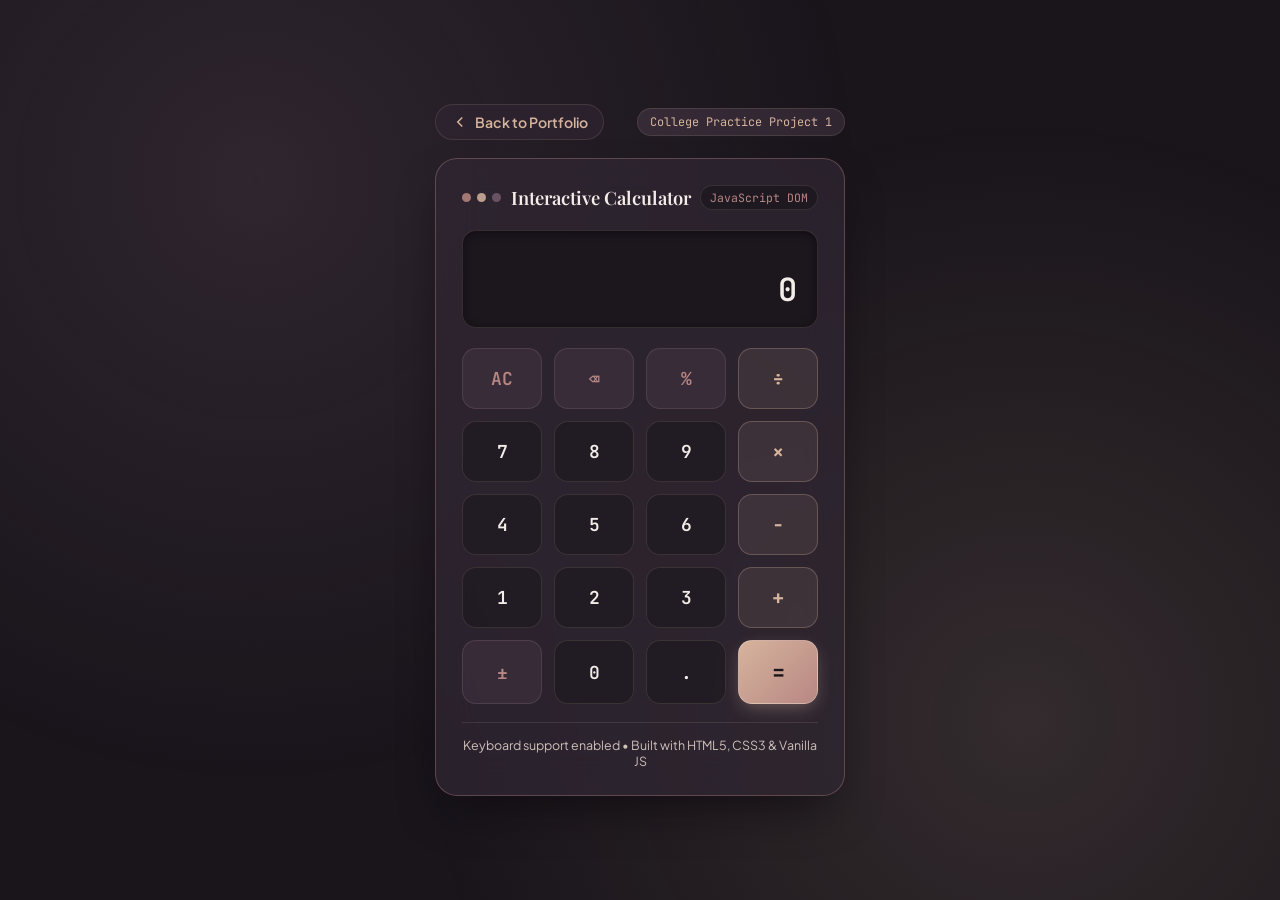
<file: projects/calculator/index.html>
<!DOCTYPE html>
<html lang="en">
<head>
  <meta charset="UTF-8">
  <meta name="viewport" content="width=device-width, initial-scale=1.0">
  <title>Interactive Calculator | Frontend Practice Project</title>
  <link rel="preconnect" href="https://fonts.googleapis.com">
  <link rel="preconnect" href="https://fonts.gstatic.com" crossorigin>
  <link href="https://fonts.googleapis.com/css2?family=JetBrains+Mono:wght@400;600&family=Playfair+Display:wght@600&family=Plus+Jakarta+Sans:wght@500;600;700&display=swap" rel="stylesheet">
  <link rel="stylesheet" href="style.css">
</head>
<body>
  <div class="ambient-glow" aria-hidden="true"></div>

  <main class="calculator-wrapper">
    <!-- Navigation Back Link -->
    <div class="top-nav">
      <a href="../../index.html#projects" class="back-link">
        <svg viewBox="0 0 24 24" width="18" height="18" fill="none" stroke="currentColor" stroke-width="2">
          <polyline points="15 18 9 12 15 6"></polyline>
        </svg>
        <span>Back to Portfolio</span>
      </a>
      <span class="project-pill">College Practice Project 1</span>
    </div>

    <!-- Calculator Card -->
    <div class="calculator-card">
      <div class="card-header">
        <div class="window-dots">
          <span></span>
          <span></span>
          <span></span>
        </div>
        <h1 class="card-title">Interactive Calculator</h1>
        <span class="badge">JavaScript DOM</span>
      </div>

      <!-- Display -->
      <div class="calculator-display">
        <div id="previous-operand" class="previous-operand" aria-live="polite"></div>
        <div id="current-operand" class="current-operand" aria-live="polite">0</div>
      </div>

      <!-- Keypad -->
      <div class="calculator-keypad">
        <button type="button" class="btn btn-action" data-action="all-clear">AC</button>
        <button type="button" class="btn btn-action" data-action="delete">⌫</button>
        <button type="button" class="btn btn-action" data-action="percent">%</button>
        <button type="button" class="btn btn-operator" data-operator="÷">÷</button>

        <button type="button" class="btn btn-number" data-number="7">7</button>
        <button type="button" class="btn btn-number" data-number="8">8</button>
        <button type="button" class="btn btn-number" data-number="9">9</button>
        <button type="button" class="btn btn-operator" data-operator="×">×</button>

        <button type="button" class="btn btn-number" data-number="4">4</button>
        <button type="button" class="btn btn-number" data-number="5">5</button>
        <button type="button" class="btn btn-number" data-number="6">6</button>
        <button type="button" class="btn btn-operator" data-operator="-">−</button>

        <button type="button" class="btn btn-number" data-number="1">1</button>
        <button type="button" class="btn btn-number" data-number="2">2</button>
        <button type="button" class="btn btn-number" data-number="3">3</button>
        <button type="button" class="btn btn-operator" data-operator="+">+</button>

        <button type="button" class="btn btn-action" data-action="negate">±</button>
        <button type="button" class="btn btn-number" data-number="0">0</button>
        <button type="button" class="btn btn-number" data-number=".">.</button>
        <button type="button" class="btn btn-equals" data-action="calculate">=</button>
      </div>

      <!-- Footer Info -->
      <div class="calculator-footer">
        <p>Keyboard support enabled &bull; Built with HTML5, CSS3 &amp; Vanilla JS</p>
      </div>
    </div>
  </main>

  <script src="script.js"></script>
</body>
</html>
</file>
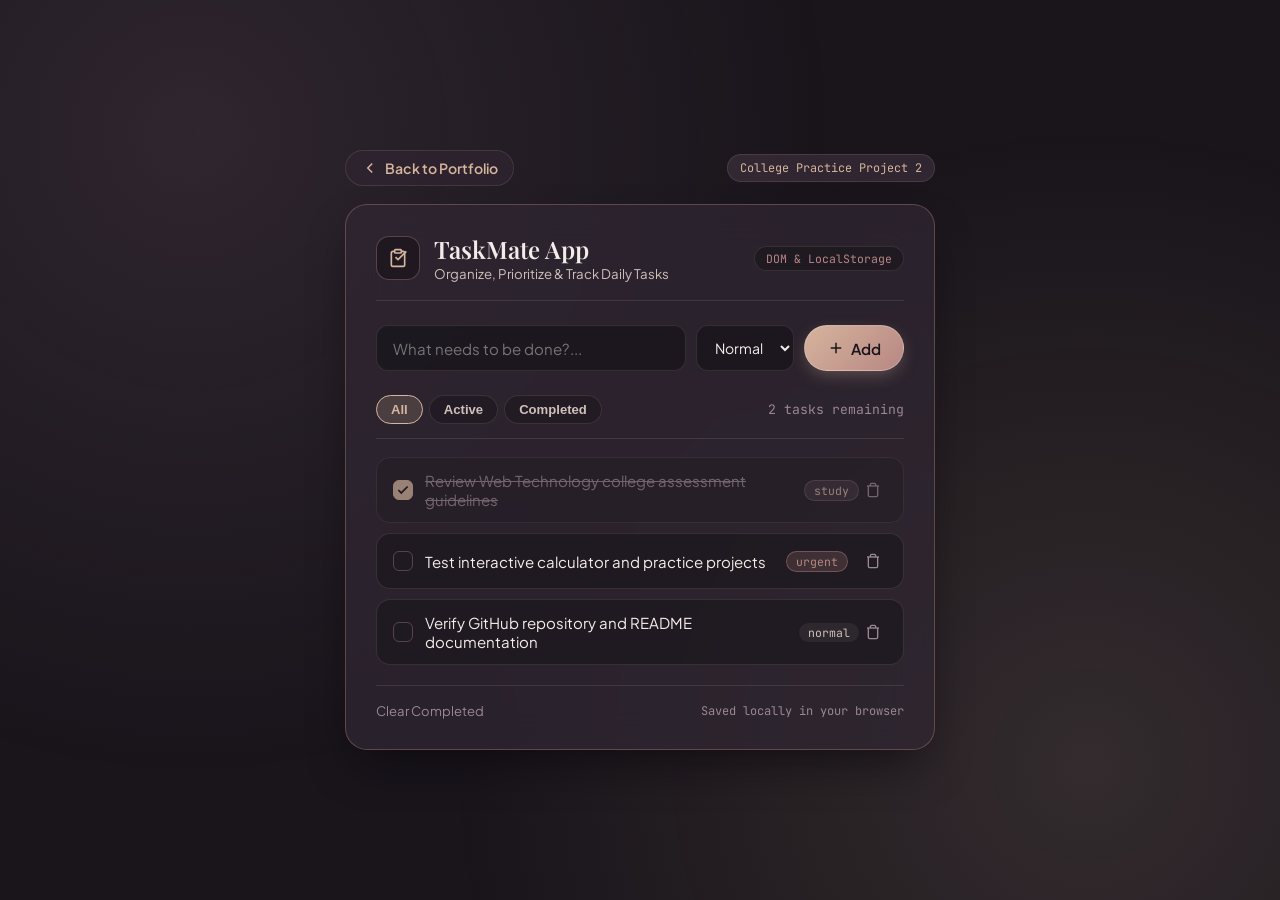
<file: projects/todo-list/index.html>
<!DOCTYPE html>
<html lang="en">
<head>
  <meta charset="UTF-8">
  <meta name="viewport" content="width=device-width, initial-scale=1.0">
  <title>TaskMate | To-Do List Practice Project</title>
  <link rel="preconnect" href="https://fonts.googleapis.com">
  <link rel="preconnect" href="https://fonts.gstatic.com" crossorigin>
  <link href="https://fonts.googleapis.com/css2?family=JetBrains+Mono:wght@400;600&family=Playfair+Display:wght@600&family=Plus+Jakarta+Sans:wght@500;600;700&display=swap" rel="stylesheet">
  <link rel="stylesheet" href="style.css">
</head>
<body>
  <div class="ambient-glow" aria-hidden="true"></div>

  <main class="todo-wrapper">
    <!-- Navigation Back Link -->
    <div class="top-nav">
      <a href="../../index.html#projects" class="back-link">
        <svg viewBox="0 0 24 24" width="18" height="18" fill="none" stroke="currentColor" stroke-width="2">
          <polyline points="15 18 9 12 15 6"></polyline>
        </svg>
        <span>Back to Portfolio</span>
      </a>
      <span class="project-pill">College Practice Project 2</span>
    </div>

    <!-- Main Card -->
    <div class="todo-card">
      <div class="card-header">
        <div class="header-left">
          <div class="logo-icon">
            <svg viewBox="0 0 24 24" width="20" height="20" fill="none" stroke="currentColor" stroke-width="2">
              <path d="M16 4h2a2 2 0 0 1 2 2v14a2 2 0 0 1-2 2H6a2 2 0 0 1-2-2V6a2 2 0 0 1 2-2h2"></path>
              <rect x="8" y="2" width="8" height="4" rx="1" ry="1"></rect>
              <polyline points="9 11 12 14 22 4"></polyline>
            </svg>
          </div>
          <div>
            <h1 class="card-title">TaskMate App</h1>
            <p class="card-subtitle">Organize, Prioritize &amp; Track Daily Tasks</p>
          </div>
        </div>
        <span class="badge">DOM &amp; LocalStorage</span>
      </div>

      <!-- Input Form -->
      <form id="todo-form" class="todo-input-group" novalidate>
        <div class="input-row">
          <input 
            type="text" 
            id="task-input" 
            class="task-input" 
            placeholder="What needs to be done?..." 
            autocomplete="off"
            required
          >
          <select id="priority-select" class="priority-select" aria-label="Task Priority">
            <option value="normal">Normal</option>
            <option value="study">Study</option>
            <option value="urgent">Urgent</option>
          </select>
          <button type="submit" id="add-btn" class="btn btn-add">
            <svg viewBox="0 0 24 24" width="18" height="18" fill="none" stroke="currentColor" stroke-width="2">
              <line x1="12" y1="5" x2="12" y2="19"></line>
              <line x1="5" y1="12" x2="19" y2="12"></line>
            </svg>
            <span>Add</span>
          </button>
        </div>
        <div id="input-error" class="input-error-msg">Please enter a task description.</div>
      </form>

      <!-- Filter Controls -->
      <div class="todo-controls">
        <div class="filter-tabs" role="tablist">
          <button type="button" class="filter-tab active" data-filter="all">All</button>
          <button type="button" class="filter-tab" data-filter="active">Active</button>
          <button type="button" class="filter-tab" data-filter="completed">Completed</button>
        </div>
        <div class="task-stats">
          <span id="items-left">0 tasks remaining</span>
        </div>
      </div>

      <!-- Task List Container -->
      <div class="todo-list-container">
        <ul id="todo-list" class="todo-list" aria-live="polite">
          <!-- Dynamically populated via script.js -->
        </ul>
        <div id="empty-state" class="empty-state">
          <svg viewBox="0 0 24 24" width="36" height="36" fill="none" stroke="currentColor" stroke-width="1.5">
            <circle cx="12" cy="12" r="10"></circle>
            <path d="m9 12 2 2 4-4"></path>
          </svg>
          <p>No tasks yet! Add your first assignment or goal above.</p>
        </div>
      </div>

      <!-- Card Footer Actions -->
      <div class="todo-footer">
        <button type="button" id="clear-completed" class="btn-clear-completed">
          Clear Completed
        </button>
        <span class="footer-note">Saved locally in your browser</span>
      </div>
    </div>
  </main>

  <script src="script.js"></script>
</body>
</html>
</file>
<file: style.css>
/* ==========================================================================
   Dhwani Jadav - Personal Portfolio Stylesheet
   Design Direction: Dusty Plum — Rose Gold (Editorial Luxury & Refined Glass)
   ========================================================================== */

/* --------------------------------------------------------------------------
   1. CSS Custom Properties / Design Tokens
   -------------------------------------------------------------------------- */
:root {
  /* Dusty Plum — Rose Gold Palette */
  --bg-primary: #19151B;
  --bg-deep: #131015;
  --bg-surface: #302632;
  --bg-card: rgba(48, 38, 50, 0.56);
  --bg-card-hover: rgba(56, 44, 59, 0.78);
  --bg-glass: rgba(244, 236, 232, 0.03);

  /* Accents */
  --accent-mauve: #765B70;
  --accent-dusty-rose: #B88783;
  --accent-rose-gold: #D6B49D;

  /* Borders & Dividers */
  --border-subtle: rgba(214, 180, 157, 0.14);
  --border-accent: rgba(184, 135, 131, 0.36);
  --border-hover: rgba(214, 180, 157, 0.52);

  /* Gradients */
  --gradient-primary: linear-gradient(135deg, #D6B49D 0%, #B88783 100%);
  --gradient-text: linear-gradient(135deg, #F4ECE8 18%, #E4C9B8 60%, #D6B49D 100%);
  --gradient-line: linear-gradient(90deg, transparent, rgba(214, 180, 157, 0.45), transparent);

  /* Typography */
  --font-display: 'Playfair Display', Georgia, 'Times New Roman', serif;
  --font-sans: 'Plus Jakarta Sans', -apple-system, BlinkMacSystemFont, 'Segoe UI', Roboto, sans-serif;
  --font-mono: 'JetBrains Mono', 'Fira Code', 'Consolas', monospace;

  /* Text Colors */
  --text-main: #F4ECE8;
  --text-muted: #CFC0BA;
  --text-dim: #9A8892;
  --text-light: #F4ECE8;

  /* Soft Editorial Shadows */
  --shadow-soft: 0 12px 32px -12px rgba(9, 6, 11, 0.55);
  --shadow-card: 0 18px 42px -16px rgba(9, 6, 11, 0.68);
  --shadow-hover: 0 22px 48px -14px rgba(9, 6, 11, 0.78), 0 0 0 1px rgba(214, 180, 157, 0.22);

  /* Spacing & Layout */
  --container-max: 1180px;
  --nav-height: 82px;
  --transition-fast: 0.2s cubic-bezier(0.4, 0, 0.2, 1);
  --transition-normal: 0.32s cubic-bezier(0.25, 0.8, 0.25, 1);
  --transition-slow: 0.5s cubic-bezier(0.25, 0.8, 0.25, 1);
  --radius-sm: 10px;
  --radius-md: 16px;
  --radius-lg: 22px;
  --radius-full: 9999px;
}

/* --------------------------------------------------------------------------
   2. Reset & Base Styles
   -------------------------------------------------------------------------- */
*, *::before, *::after {
  box-sizing: border-box;
  margin: 0;
  padding: 0;
}

html {
  scroll-behavior: smooth;
  scroll-padding-top: calc(var(--nav-height) + 24px);
  color-scheme: dark;
}

body {
  font-family: var(--font-sans);
  background-color: var(--bg-primary);
  color: var(--text-main);
  line-height: 1.7;
  overflow-x: hidden;
  position: relative;
  -webkit-font-smoothing: antialiased;
  -moz-osx-font-smoothing: grayscale;
}

/* Subtle Atmospheric Silk Blooms */
.ambient-glow {
  position: fixed;
  top: 0;
  left: 0;
  width: 100vw;
  height: 100vh;
  pointer-events: none;
  z-index: 0;
  overflow: hidden;
}

.glow-orb {
  position: absolute;
  border-radius: 50%;
  filter: blur(150px);
  opacity: 0.24;
  will-change: transform;
}

.glow-orb-1 {
  top: -160px;
  left: -80px;
  width: 620px;
  height: 620px;
  background: radial-gradient(circle, rgba(118, 91, 112, 0.48), transparent 70%);
}

.glow-orb-2 {
  top: 38%;
  right: -140px;
  width: 640px;
  height: 640px;
  background: radial-gradient(circle, rgba(184, 135, 131, 0.28), transparent 70%);
}

.glow-orb-3 {
  bottom: -80px;
  left: 18%;
  width: 560px;
  height: 560px;
  background: radial-gradient(circle, rgba(214, 180, 157, 0.2), transparent 70%);
}

/* Subtle Fine Dot Texture (Replaces Harsh Dashboard Grid) */
.cyber-grid {
  position: fixed;
  inset: 0;
  background-image: radial-gradient(rgba(214, 180, 157, 0.08) 1px, transparent 1px);
  background-size: 36px 36px;
  pointer-events: none;
  z-index: 0;
}

/* Typography Helpers */
h1, h2, h3, h4, h5, h6 {
  color: var(--text-light);
  font-weight: 600;
  line-height: 1.24;
}

p {
  color: var(--text-muted);
}

a {
  color: inherit;
  text-decoration: none;
  transition: color var(--transition-fast);
}

img, svg {
  display: block;
  max-width: 100%;
}

button {
  font-family: inherit;
  cursor: pointer;
  border: none;
  background: none;
}

/* --------------------------------------------------------------------------
   Demonstration of CSS Selectors (College Assessment Requirements)
   1. Element Selectors: body, h1, h2, h3, p, a, button, input, textarea
   2. Class Selectors:   .navbar, .btn, .project-card, .connect-card, .container
   3. ID Selectors:      #home, #about, #skills, #projects, #education,
                         #contact, #hero-canvas, #contact-form, #back-to-top
   -------------------------------------------------------------------------- */
#home {
  position: relative;
  overflow: hidden;
}

#about, #skills, #projects, #education, #contact {
  position: relative;
  scroll-margin-top: calc(var(--nav-height) + 24px);
}

#hero-canvas {
  position: absolute;
  top: 0;
  left: 0;
  width: 100%;
  height: 100%;
  z-index: 1;
}

#contact-form {
  position: relative;
  z-index: 2;
}

#back-to-top {
  position: fixed;
  z-index: 999;
}

/* Container */
.container {
  width: 100%;
  max-width: var(--container-max);
  margin-left: auto;
  margin-right: auto;
  padding-left: 28px;
  padding-right: 28px;
  position: relative;
  z-index: 2;
}

/* Section Header Component */
.section {
  padding: 112px 0;
  position: relative;
  z-index: 1;
}

.section-header {
  text-align: center;
  max-width: 640px;
  margin: 0 auto 64px auto;
}

.section-tag {
  display: inline-flex;
  align-items: center;
  gap: 8px;
  padding: 6px 16px;
  background: rgba(48, 38, 50, 0.72);
  border: 1px solid var(--border-subtle);
  border-radius: var(--radius-full);
  font-size: 0.78rem;
  font-weight: 600;
  color: var(--accent-rose-gold);
  text-transform: uppercase;
  letter-spacing: 0.14em;
  margin-bottom: 18px;
}

.section-tag svg {
  width: 13px;
  height: 13px;
  fill: currentColor;
  color: var(--accent-dusty-rose);
}

.section-title {
  font-family: var(--font-display);
  font-size: clamp(2.15rem, 4.2vw, 3rem);
  font-weight: 600;
  letter-spacing: -0.015em;
  margin-bottom: 16px;
}

.section-subtitle {
  font-size: 1.03rem;
  color: var(--text-muted);
  line-height: 1.7;
}

/* Editorial Gradient Text */
.gradient-text {
  background: var(--gradient-text);
  -webkit-background-clip: text;
  -webkit-text-fill-color: transparent;
  display: inline-block;
}

.gradient-accent {
  background: var(--gradient-primary);
  -webkit-background-clip: text;
  -webkit-text-fill-color: transparent;
}

/* --------------------------------------------------------------------------
   3. Buttons & Interactive Elements
   -------------------------------------------------------------------------- */
.btn {
  display: inline-flex;
  align-items: center;
  justify-content: center;
  gap: 10px;
  padding: 13px 28px;
  border-radius: var(--radius-full);
  font-size: 0.94rem;
  font-weight: 600;
  letter-spacing: 0.01em;
  transition: all var(--transition-normal);
  position: relative;
  overflow: hidden;
  text-decoration: none;
  white-space: nowrap;
}

.btn-primary {
  background: linear-gradient(135deg, #D6B49D 0%, #B88783 100%);
  color: #19151B;
  box-shadow: 0 8px 24px -8px rgba(214, 180, 157, 0.42);
  border: 1px solid rgba(244, 236, 232, 0.28);
}

.btn-primary::before {
  content: '';
  position: absolute;
  top: 0;
  left: -100%;
  width: 100%;
  height: 100%;
  background: linear-gradient(90deg, transparent, rgba(244, 236, 232, 0.32), transparent);
  transition: left 0.65s ease;
}

.btn-primary:hover {
  transform: translateY(-2px);
  box-shadow: 0 12px 30px -8px rgba(214, 180, 157, 0.56);
}

.btn-primary:hover::before {
  left: 100%;
}

.btn-secondary {
  background: rgba(48, 38, 50, 0.52);
  color: var(--text-main);
  border: 1px solid var(--border-accent);
  backdrop-filter: blur(10px);
}

.btn-secondary:hover {
  background: rgba(118, 91, 112, 0.28);
  border-color: var(--accent-rose-gold);
  transform: translateY(-2px);
  color: var(--text-light);
}

.btn-sm {
  padding: 9px 20px;
  font-size: 0.88rem;
}

/* --------------------------------------------------------------------------
   4. Navigation Bar
   -------------------------------------------------------------------------- */
.navbar {
  position: fixed;
  top: 0;
  left: 0;
  width: 100%;
  height: var(--nav-height);
  z-index: 1000;
  transition: background-color var(--transition-normal), backdrop-filter var(--transition-normal), border-bottom var(--transition-normal), height var(--transition-normal);
}

.navbar.scrolled {
  background: rgba(25, 21, 27, 0.84);
  backdrop-filter: blur(18px);
  -webkit-backdrop-filter: blur(18px);
  border-bottom: 1px solid var(--border-subtle);
  height: 70px;
}

.nav-container {
  display: flex;
  align-items: center;
  justify-content: space-between;
  height: 100%;
}

/* Personal Brand / Logo */
.nav-logo {
  display: flex;
  align-items: center;
  gap: 11px;
  font-size: 1.22rem;
  font-weight: 600;
  letter-spacing: 0.01em;
  color: var(--text-light);
}

.logo-icon {
  width: 36px;
  height: 36px;
  border-radius: 12px;
  background: linear-gradient(135deg, rgba(118, 91, 112, 0.35), rgba(48, 38, 50, 0.85));
  border: 1px solid var(--border-accent);
  display: flex;
  align-items: center;
  justify-content: center;
  color: var(--accent-rose-gold);
  transition: transform var(--transition-normal), border-color var(--transition-normal);
}

.nav-logo:hover .logo-icon {
  transform: translateY(-1px);
  border-color: var(--accent-rose-gold);
}

.logo-text {
  display: flex;
  align-items: center;
  font-family: var(--font-display);
  font-weight: 600;
  font-size: 1.32rem;
}

.logo-bracket {
  color: var(--accent-mauve);
  font-family: var(--font-mono);
  font-size: 0.95rem;
  font-weight: 400;
}

.logo-accent {
  color: var(--accent-rose-gold);
  font-style: italic;
}

/* Nav Links */
.nav-menu {
  display: flex;
  align-items: center;
  list-style: none;
  gap: 34px;
}

.nav-link {
  font-size: 0.92rem;
  font-weight: 500;
  color: var(--text-muted);
  position: relative;
  padding: 6px 0;
  letter-spacing: 0.01em;
  transition: color var(--transition-fast);
}

.nav-link::after {
  content: '';
  position: absolute;
  bottom: 0;
  left: 50%;
  transform: translateX(-50%);
  width: 0%;
  height: 1.5px;
  background: var(--gradient-primary);
  border-radius: 2px;
  transition: width var(--transition-normal);
}

.nav-link:hover,
.nav-link.active {
  color: var(--text-light);
}

.nav-link.active::after,
.nav-link:hover::after {
  width: 100%;
}

/* Nav CTA */
.nav-cta-btn {
  padding: 9px 20px;
  font-size: 0.86rem;
  background: rgba(48, 38, 50, 0.72);
  border: 1px solid var(--border-accent);
  color: var(--text-light);
  border-radius: var(--radius-full);
  display: inline-flex;
  align-items: center;
  gap: 8px;
  font-weight: 600;
  transition: all var(--transition-normal);
}

.nav-cta-btn:hover {
  background: var(--accent-rose-gold);
  color: #19151B;
  border-color: var(--accent-rose-gold);
  transform: translateY(-1px);
}

/* Mobile Toggle Hamburger */
.nav-toggle {
  display: none;
  flex-direction: column;
  justify-content: center;
  gap: 6px;
  width: 42px;
  height: 42px;
  padding: 9px;
  border-radius: var(--radius-sm);
  background: rgba(48, 38, 50, 0.65);
  border: 1px solid var(--border-subtle);
  cursor: pointer;
  z-index: 1001;
}

.nav-toggle span {
  display: block;
  width: 100%;
  height: 1.8px;
  background: var(--text-light);
  border-radius: 2px;
  transition: all var(--transition-normal);
}

.nav-toggle.open span:nth-child(1) {
  transform: translateY(7.8px) rotate(45deg);
}

.nav-toggle.open span:nth-child(2) {
  opacity: 0;
  transform: translateX(-8px);
}

.nav-toggle.open span:nth-child(3) {
  transform: translateY(-7.8px) rotate(-45deg);
}

/* --------------------------------------------------------------------------
   5. Hero Section
   -------------------------------------------------------------------------- */
.hero {
  min-height: 100vh;
  display: flex;
  align-items: center;
  padding-top: var(--nav-height);
  position: relative;
  overflow: hidden;
}

/* Subtle Interactive Ambient Canvas */
#hero-canvas {
  position: absolute;
  top: 0;
  left: 0;
  width: 100%;
  height: 100%;
  z-index: 1;
  pointer-events: auto;
}

.hero-grid {
  display: grid;
  grid-template-columns: 1.15fr 0.85fr;
  align-items: center;
  gap: 56px;
  padding: 64px 0;
  position: relative;
  z-index: 2;
}

/* Hero Content (Left) */
.hero-content {
  display: flex;
  flex-direction: column;
  align-items: flex-start;
}

.status-badge {
  display: inline-flex;
  align-items: center;
  gap: 10px;
  padding: 7px 16px;
  border-radius: var(--radius-full);
  background: rgba(48, 38, 50, 0.68);
  border: 1px solid var(--border-subtle);
  font-size: 0.83rem;
  color: var(--accent-rose-gold);
  font-weight: 500;
  margin-bottom: 26px;
  backdrop-filter: blur(8px);
}

.pulse-dot {
  width: 7px;
  height: 7px;
  border-radius: 50%;
  background: var(--accent-dusty-rose);
  animation: pulseAnimation 2.8s infinite ease-in-out;
}

@keyframes pulseAnimation {
  0% { transform: scale(0.95); box-shadow: 0 0 0 0 rgba(184, 135, 131, 0.55); }
  70% { transform: scale(1.08); box-shadow: 0 0 0 7px rgba(184, 135, 131, 0); }
  100% { transform: scale(0.95); box-shadow: 0 0 0 0 rgba(184, 135, 131, 0); }
}

.hero-greeting {
  font-size: 0.95rem;
  color: var(--accent-rose-gold);
  font-weight: 600;
  letter-spacing: 0.16em;
  margin-bottom: 10px;
  text-transform: uppercase;
}

.hero-name {
  font-family: var(--font-display);
  font-size: clamp(3rem, 5.8vw, 4.6rem);
  font-weight: 600;
  letter-spacing: -0.02em;
  line-height: 1.08;
  margin-bottom: 16px;
}

.hero-role {
  font-size: clamp(1.2rem, 2.3vw, 1.65rem);
  font-weight: 500;
  color: var(--accent-dusty-rose);
  margin-bottom: 14px;
}

.hero-subtitle {
  font-size: 1.08rem;
  font-weight: 500;
  color: var(--text-main);
  margin-bottom: 18px;
  letter-spacing: 0.01em;
}

.hero-description {
  font-size: 1rem;
  color: var(--text-muted);
  line-height: 1.78;
  max-width: 560px;
  margin-bottom: 34px;
}

.hero-actions {
  display: flex;
  flex-wrap: wrap;
  gap: 16px;
  margin-bottom: 42px;
}

.hero-highlights {
  display: flex;
  flex-wrap: wrap;
  gap: 24px;
  padding-top: 26px;
  border-top: 1px solid var(--border-subtle);
  width: 100%;
}

.highlight-item {
  display: flex;
  align-items: center;
  gap: 10px;
  font-size: 0.87rem;
  color: var(--text-muted);
}

.highlight-icon {
  width: 30px;
  height: 30px;
  border-radius: 9px;
  background: rgba(48, 38, 50, 0.78);
  border: 1px solid var(--border-subtle);
  display: flex;
  align-items: center;
  justify-content: center;
  color: var(--accent-rose-gold);
}

/* Hero Visual (Right Side — Refined Editorial Profile Card) */
.hero-visual {
  position: relative;
  display: flex;
  align-items: center;
  justify-content: center;
}

.tech-card-wrapper {
  position: relative;
  width: 100%;
  max-width: 430px;
  perspective: 1000px;
}

.tech-terminal-card {
  background: linear-gradient(155deg, rgba(48, 38, 50, 0.72) 0%, rgba(25, 21, 27, 0.84) 100%);
  backdrop-filter: blur(20px);
  -webkit-backdrop-filter: blur(20px);
  border: 1px solid rgba(214, 180, 157, 0.22);
  border-radius: var(--radius-lg);
  padding: 26px;
  box-shadow: var(--shadow-card);
  position: relative;
  z-index: 2;
  transition: transform var(--transition-normal), box-shadow var(--transition-normal), border-color var(--transition-normal);
}

.tech-terminal-card:hover {
  transform: translateY(-4px);
  border-color: var(--border-hover);
  box-shadow: var(--shadow-hover);
}

.terminal-header {
  display: flex;
  align-items: center;
  justify-content: space-between;
  padding-bottom: 16px;
  border-bottom: 1px solid var(--border-subtle);
  margin-bottom: 20px;
}

.terminal-dots,
.window-dots {
  display: flex;
  gap: 7px;
}

.terminal-dots span,
.window-dots span {
  width: 9px;
  height: 9px;
  border-radius: 50%;
  opacity: 0.82;
}

.terminal-dots span:nth-child(1),
.window-dots span:nth-child(1) { background: var(--accent-dusty-rose); }
.terminal-dots span:nth-child(2),
.window-dots span:nth-child(2) { background: var(--accent-rose-gold); }
.terminal-dots span:nth-child(3),
.window-dots span:nth-child(3) { background: var(--accent-mauve); }

.terminal-title {
  font-family: var(--font-mono);
  font-size: 0.76rem;
  color: var(--text-dim);
  display: flex;
  align-items: center;
  gap: 6px;
}

/* Shield Emblem Display */
.cyber-core-display {
  display: flex;
  flex-direction: column;
  align-items: center;
  padding: 20px 0 18px 0;
}

.shield-graphic-container {
  position: relative;
  width: 132px;
  height: 132px;
  display: flex;
  align-items: center;
  justify-content: center;
  margin-bottom: 16px;
}

.shield-ring {
  position: absolute;
  inset: 0;
  border: 1px dashed rgba(214, 180, 157, 0.34);
  border-radius: 50%;
  animation: rotateClockwise 30s linear infinite;
}

.shield-ring-inner {
  position: absolute;
  inset: 16px;
  border: 1px solid rgba(118, 91, 112, 0.45);
  border-top-color: var(--accent-rose-gold);
  border-radius: 50%;
  animation: rotateCounter 18s linear infinite;
}

@keyframes rotateClockwise {
  from { transform: rotate(0deg); }
  to { transform: rotate(360deg); }
}

@keyframes rotateCounter {
  from { transform: rotate(360deg); }
  to { transform: rotate(0deg); }
}

.shield-center-icon {
  width: 58px;
  height: 58px;
  background: linear-gradient(135deg, rgba(118, 91, 112, 0.35), rgba(48, 38, 50, 0.85));
  border: 1px solid rgba(214, 180, 157, 0.42);
  border-radius: 16px;
  display: flex;
  align-items: center;
  justify-content: center;
  color: var(--accent-rose-gold);
  box-shadow: 0 10px 26px -10px rgba(214, 180, 157, 0.35);
  z-index: 2;
}

.shield-center-icon svg {
  width: 28px;
  height: 28px;
}

/* Terminal Code Snippet */
.terminal-code-body {
  background: rgba(19, 16, 21, 0.72);
  border: 1px solid var(--border-subtle);
  border-radius: var(--radius-sm);
  padding: 15px 17px;
  font-family: var(--font-mono);
  font-size: 0.8rem;
  line-height: 1.65;
}

.code-line {
  display: flex;
  gap: 12px;
  color: var(--text-dim);
}

.code-line .line-num {
  user-select: none;
  color: #6b5a65;
  width: 18px;
  text-align: right;
}

.code-keyword { color: var(--accent-dusty-rose); }
.code-var { color: var(--accent-rose-gold); }
.code-str { color: var(--text-light); }
.code-func { color: #c7a6be; }
.code-comment { color: var(--text-dim); font-style: italic; }

/* Floating Badges */
.floating-badge {
  position: absolute;
  padding: 10px 16px;
  background: rgba(48, 38, 50, 0.9);
  backdrop-filter: blur(14px);
  border: 1px solid rgba(214, 180, 157, 0.24);
  border-radius: var(--radius-full);
  box-shadow: var(--shadow-soft);
  display: flex;
  align-items: center;
  gap: 10px;
  font-size: 0.83rem;
  font-weight: 500;
  color: var(--text-light);
  z-index: 3;
  animation: floatBadge 6s ease-in-out infinite;
}

.badge-top-left {
  top: -16px;
  left: -22px;
  animation-delay: 0s;
}

.badge-bottom-right {
  bottom: -18px;
  right: -22px;
  animation-delay: 3s;
}

@keyframes floatBadge {
  0%, 100% { transform: translateY(0); }
  50% { transform: translateY(-5px); }
}

.badge-icon {
  width: 26px;
  height: 26px;
  border-radius: 50%;
  display: flex;
  align-items: center;
  justify-content: center;
}

.badge-top-left .badge-icon {
  background: rgba(214, 180, 157, 0.16);
  color: var(--accent-rose-gold);
}

.badge-bottom-right .badge-icon {
  background: rgba(184, 135, 131, 0.2);
  color: var(--accent-dusty-rose);
}

/* --------------------------------------------------------------------------
   6. About Me Section
   -------------------------------------------------------------------------- */
.about-grid {
  display: grid;
  grid-template-columns: 1.15fr 0.85fr;
  gap: 44px;
  align-items: start;
}

/* Left Narrative */
.about-narrative {
  background: var(--bg-card);
  border: 1px solid var(--border-subtle);
  border-radius: var(--radius-lg);
  padding: 40px;
  backdrop-filter: blur(14px);
  box-shadow: var(--shadow-card);
  position: relative;
  overflow: hidden;
}

.about-narrative::before {
  content: '';
  position: absolute;
  top: 0;
  left: 0;
  width: 100%;
  height: 1.5px;
  background: var(--gradient-line);
}

.about-paragraph {
  font-size: 1.02rem;
  color: var(--text-muted);
  line-height: 1.85;
  margin-bottom: 20px;
}

.about-paragraph strong {
  color: var(--text-light);
  font-weight: 600;
}

.about-quote-box {
  background: rgba(25, 21, 27, 0.52);
  border-left: 2px solid var(--accent-rose-gold);
  padding: 18px 22px;
  border-radius: 0 var(--radius-sm) var(--radius-sm) 0;
  margin: 28px 0;
  font-family: var(--font-display);
  font-size: 1.08rem;
  color: var(--text-main);
  font-style: italic;
  line-height: 1.65;
}

/* About Quick Facts */
.about-quick-facts {
  display: grid;
  grid-template-columns: repeat(2, 1fr);
  gap: 20px;
  margin-top: 30px;
  padding-top: 26px;
  border-top: 1px solid var(--border-subtle);
}

.fact-item {
  display: flex;
  flex-direction: column;
  gap: 4px;
}

.fact-label {
  font-size: 0.76rem;
  color: var(--accent-dusty-rose);
  text-transform: uppercase;
  letter-spacing: 0.1em;
  font-weight: 600;
}

.fact-value {
  font-size: 0.95rem;
  color: var(--text-light);
  font-weight: 500;
}

/* Right Column: Currently Exploring Cards */
.exploring-container {
  display: flex;
  flex-direction: column;
  gap: 18px;
}

.exploring-header {
  display: flex;
  align-items: center;
  justify-content: space-between;
  margin-bottom: 6px;
}

.exploring-title {
  font-family: var(--font-display);
  font-size: 1.45rem;
  color: var(--text-light);
  display: flex;
  align-items: center;
  gap: 10px;
}

.exploring-title svg {
  color: var(--accent-rose-gold);
}

.exploring-badge {
  font-size: 0.74rem;
  padding: 5px 12px;
  border-radius: var(--radius-full);
  background: rgba(214, 180, 157, 0.12);
  color: var(--accent-rose-gold);
  border: 1px solid rgba(214, 180, 157, 0.28);
  font-weight: 600;
  letter-spacing: 0.04em;
}

.exploring-card {
  background: var(--bg-card);
  border: 1px solid var(--border-subtle);
  border-radius: var(--radius-md);
  padding: 22px 24px;
  backdrop-filter: blur(12px);
  transition: all var(--transition-normal);
  position: relative;
  display: flex;
  gap: 16px;
  align-items: flex-start;
}

.exploring-card:hover {
  transform: translateY(-3px);
  border-color: var(--border-accent);
  background: var(--bg-card-hover);
  box-shadow: var(--shadow-soft);
}

.exploring-icon {
  width: 44px;
  height: 44px;
  border-radius: 12px;
  background: rgba(25, 21, 27, 0.58);
  border: 1px solid var(--border-subtle);
  display: flex;
  align-items: center;
  justify-content: center;
  color: var(--accent-rose-gold);
  flex-shrink: 0;
  transition: all var(--transition-normal);
}

.exploring-card:hover .exploring-icon {
  background: var(--accent-rose-gold);
  color: #19151B;
  border-color: var(--accent-rose-gold);
}

.exploring-info h4 {
  font-size: 1.04rem;
  margin-bottom: 6px;
  color: var(--text-light);
}

.exploring-info p {
  font-size: 0.89rem;
  color: var(--text-muted);
  line-height: 1.58;
}

/* --------------------------------------------------------------------------
   7. Skills Section
   -------------------------------------------------------------------------- */
.skills-grid {
  display: grid;
  grid-template-columns: repeat(auto-fit, minmax(265px, 1fr));
  gap: 26px;
}

.skill-category-card {
  background: var(--bg-card);
  border: 1px solid var(--border-subtle);
  border-radius: var(--radius-lg);
  padding: 30px;
  backdrop-filter: blur(14px);
  transition: all var(--transition-normal);
  display: flex;
  flex-direction: column;
  position: relative;
  overflow: hidden;
  box-shadow: var(--shadow-soft);
}

.skill-category-card::before {
  content: '';
  position: absolute;
  top: 0;
  left: 0;
  width: 100%;
  height: 1.5px;
  background: transparent;
  transition: background var(--transition-normal);
}

.skill-category-card:hover {
  transform: translateY(-4px);
  border-color: var(--border-accent);
  background: var(--bg-card-hover);
  box-shadow: var(--shadow-card);
}

.skill-category-card:hover::before {
  background: var(--gradient-line);
}

.category-header {
  display: flex;
  align-items: center;
  gap: 14px;
  margin-bottom: 24px;
  padding-bottom: 16px;
  border-bottom: 1px solid var(--border-subtle);
}

.category-icon {
  width: 42px;
  height: 42px;
  border-radius: 12px;
  background: rgba(25, 21, 27, 0.6);
  border: 1px solid var(--border-subtle);
  display: flex;
  align-items: center;
  justify-content: center;
  color: var(--accent-rose-gold);
}

.category-header h3 {
  font-size: 1.15rem;
  font-weight: 600;
}

.skill-items-list {
  display: flex;
  flex-direction: column;
  gap: 14px;
}

.skill-pill {
  display: flex;
  align-items: center;
  justify-content: space-between;
  padding: 12px 16px;
  background: rgba(25, 21, 27, 0.44);
  border: 1px solid var(--border-subtle);
  border-radius: var(--radius-md);
  transition: all var(--transition-fast);
}

.skill-pill:hover {
  background: rgba(118, 91, 112, 0.22);
  border-color: var(--border-accent);
}

.skill-pill-left {
  display: flex;
  align-items: center;
  gap: 12px;
}

.skill-icon-svg {
  width: 22px;
  height: 22px;
  display: flex;
  align-items: center;
  justify-content: center;
  color: var(--accent-rose-gold);
}

.skill-name {
  font-size: 0.94rem;
  font-weight: 500;
  color: var(--text-light);
}

.skill-status-tag {
  font-size: 0.73rem;
  font-weight: 500;
  color: var(--text-dim);
  font-family: var(--font-mono);
  padding: 3px 9px;
  border-radius: var(--radius-full);
  background: rgba(244, 236, 232, 0.05);
}

.skills-disclaimer {
  text-align: center;
  margin-top: 44px;
  font-size: 0.88rem;
  color: var(--text-dim);
  display: flex;
  align-items: center;
  justify-content: center;
  gap: 8px;
}

/* --------------------------------------------------------------------------
   8. Projects Section
   -------------------------------------------------------------------------- */
.projects-grid {
  display: grid;
  grid-template-columns: repeat(auto-fit, minmax(335px, 1fr));
  gap: 28px;
}

.project-card {
  background: var(--bg-card);
  border: 1px solid var(--border-subtle);
  border-radius: var(--radius-lg);
  padding: 30px;
  backdrop-filter: blur(14px);
  transition: all var(--transition-normal);
  display: flex;
  flex-direction: column;
  justify-content: space-between;
  position: relative;
  overflow: hidden;
  box-shadow: var(--shadow-soft);
}

.project-card::before {
  content: '';
  position: absolute;
  top: 0;
  left: 0;
  width: 100%;
  height: 1.5px;
  background: transparent;
  transition: background var(--transition-normal);
}

.project-card:hover {
  transform: translateY(-5px);
  border-color: var(--border-hover);
  background: var(--bg-card-hover);
  box-shadow: var(--shadow-card);
}

.project-card:hover::before {
  background: var(--gradient-line);
}

.project-top {
  display: flex;
  align-items: center;
  justify-content: space-between;
  margin-bottom: 22px;
}

.project-folder-icon {
  width: 44px;
  height: 44px;
  border-radius: 12px;
  background: rgba(25, 21, 27, 0.6);
  border: 1px solid var(--border-subtle);
  display: flex;
  align-items: center;
  justify-content: center;
  color: var(--accent-dusty-rose);
  transition: all var(--transition-normal);
}

.project-card:hover .project-folder-icon {
  color: var(--accent-rose-gold);
  border-color: var(--border-accent);
}

.project-type-badge {
  font-size: 0.73rem;
  padding: 5px 12px;
  border-radius: var(--radius-full);
  background: rgba(118, 91, 112, 0.24);
  color: var(--accent-rose-gold);
  border: 1px solid var(--border-subtle);
  font-weight: 500;
  letter-spacing: 0.03em;
}

.project-title {
  font-size: 1.24rem;
  font-weight: 600;
  margin-bottom: 12px;
  color: var(--text-light);
  line-height: 1.35;
}

.project-desc {
  font-size: 0.93rem;
  color: var(--text-muted);
  line-height: 1.7;
  margin-bottom: 24px;
  flex-grow: 1;
}

.project-tech-tags {
  display: flex;
  flex-wrap: wrap;
  gap: 8px;
  margin-bottom: 24px;
}

.tech-tag {
  font-size: 0.76rem;
  font-family: var(--font-mono);
  padding: 4px 10px;
  background: rgba(25, 21, 27, 0.5);
  border: 1px solid var(--border-subtle);
  border-radius: var(--radius-full);
  color: var(--text-muted);
}

.project-links {
  display: flex;
  align-items: center;
  gap: 18px;
  padding-top: 18px;
  border-top: 1px solid var(--border-subtle);
}

.project-link-btn {
  display: inline-flex;
  align-items: center;
  gap: 6px;
  font-size: 0.88rem;
  font-weight: 600;
  color: var(--text-muted);
  transition: color var(--transition-fast);
}

.project-link-btn:hover {
  color: var(--accent-rose-gold);
}

.project-link-btn svg {
  width: 16px;
  height: 16px;
}

/* Template Card for Easy Adding */
.project-template-card {
  border: 1.5px dashed rgba(184, 135, 131, 0.36);
  background: rgba(48, 38, 50, 0.32);
  display: flex;
  flex-direction: column;
  align-items: center;
  justify-content: center;
  text-align: center;
  padding: 36px 28px;
  cursor: pointer;
  user-select: none;
}

.project-template-card:hover {
  border-color: var(--accent-rose-gold);
  background: rgba(48, 38, 50, 0.62);
  transform: translateY(-4px);
  box-shadow: var(--shadow-soft);
}

.project-template-card:focus-visible {
  outline: 2px solid var(--accent-rose-gold);
  outline-offset: 4px;
}

.add-icon-circle {
  width: 50px;
  height: 50px;
  border-radius: 50%;
  background: rgba(25, 21, 27, 0.55);
  border: 1px solid var(--border-accent);
  display: flex;
  align-items: center;
  justify-content: center;
  color: var(--accent-dusty-rose);
  margin-bottom: 16px;
  transition: transform var(--transition-normal), color var(--transition-normal), border-color var(--transition-normal);
}

.project-template-card:hover .add-icon-circle {
  transform: rotate(90deg);
  color: var(--accent-rose-gold);
  border-color: var(--accent-rose-gold);
}

/* --------------------------------------------------------------------------
   Add New Project Modal Dialog
   -------------------------------------------------------------------------- */
.modal-overlay {
  position: fixed;
  inset: 0;
  background: rgba(19, 16, 21, 0.84);
  backdrop-filter: blur(14px);
  -webkit-backdrop-filter: blur(14px);
  display: flex;
  align-items: center;
  justify-content: center;
  padding: 24px;
  z-index: 2000;
  opacity: 0;
  visibility: hidden;
  transition: opacity var(--transition-normal), visibility var(--transition-normal);
}

.modal-overlay.active {
  opacity: 1;
  visibility: visible;
}

.modal-card {
  background: rgba(38, 30, 40, 0.96);
  border: 1px solid var(--border-accent);
  border-radius: var(--radius-lg);
  padding: 34px;
  width: 100%;
  max-width: 540px;
  max-height: 90vh;
  overflow-y: auto;
  box-shadow: 0 28px 64px -16px rgba(9, 6, 11, 0.9);
  transform: translateY(16px) scale(0.97);
  transition: transform var(--transition-normal);
  position: relative;
}

.modal-overlay.active .modal-card {
  transform: translateY(0) scale(1);
}

.modal-header {
  display: flex;
  align-items: center;
  justify-content: space-between;
  margin-bottom: 22px;
  padding-bottom: 16px;
  border-bottom: 1px solid var(--border-subtle);
}

.modal-title-wrap {
  display: flex;
  align-items: center;
  gap: 12px;
}

.modal-title {
  font-family: var(--font-display);
  font-size: 1.4rem;
  font-weight: 600;
  color: var(--text-light);
}

.modal-close-btn {
  background: transparent;
  border: none;
  color: var(--text-muted);
  font-size: 1.6rem;
  line-height: 1;
  cursor: pointer;
  padding: 4px 8px;
  border-radius: var(--radius-sm);
  transition: color var(--transition-fast), background var(--transition-fast);
}

.modal-close-btn:hover {
  color: var(--accent-dusty-rose);
  background: rgba(184, 135, 131, 0.14);
}

.modal-form .form-group {
  margin-bottom: 18px;
}

.modal-actions {
  display: flex;
  align-items: center;
  justify-content: flex-end;
  gap: 12px;
  margin-top: 24px;
  padding-top: 18px;
  border-top: 1px solid var(--border-subtle);
}

/* Newly added card highlight animation */
@keyframes highlightNewCard {
  0% {
    box-shadow: 0 0 0 0 rgba(214, 180, 157, 0.55);
    border-color: var(--accent-rose-gold);
  }
  50% {
    box-shadow: 0 0 28px 2px rgba(184, 135, 131, 0.35);
    border-color: var(--accent-dusty-rose);
  }
  100% {
    box-shadow: var(--shadow-soft);
    border-color: var(--border-subtle);
  }
}

.project-card.newly-added {
  animation: highlightNewCard 2.6s ease-out;
}

/* --------------------------------------------------------------------------
   9. Education Section
   -------------------------------------------------------------------------- */
.education-container {
  max-width: 860px;
  margin: 0 auto;
  position: relative;
}

.timeline {
  position: relative;
  padding: 20px 0;
}

.timeline::before {
  content: '';
  position: absolute;
  top: 0;
  bottom: 0;
  left: 30px;
  width: 1.5px;
  background: linear-gradient(180deg, var(--accent-rose-gold) 0%, var(--accent-mauve) 70%, transparent 100%);
}

.timeline-item {
  position: relative;
  margin-bottom: 44px;
  padding-left: 74px;
}

.timeline-item:last-child {
  margin-bottom: 0;
}

.timeline-node {
  position: absolute;
  left: 21px;
  top: 8px;
  width: 20px;
  height: 20px;
  border-radius: 50%;
  background: var(--bg-primary);
  border: 2.5px solid var(--accent-rose-gold);
  box-shadow: 0 0 0 5px rgba(214, 180, 157, 0.1);
  z-index: 2;
  transition: all var(--transition-normal);
}

.timeline-item:hover .timeline-node {
  background: var(--accent-rose-gold);
  box-shadow: 0 0 0 7px rgba(214, 180, 157, 0.18);
  transform: scale(1.1);
}

.education-card {
  background: var(--bg-card);
  border: 1px solid var(--border-subtle);
  border-radius: var(--radius-lg);
  padding: 34px;
  backdrop-filter: blur(14px);
  box-shadow: var(--shadow-soft);
  transition: all var(--transition-normal);
  position: relative;
}

.education-card:hover {
  transform: translateY(-3px);
  border-color: var(--border-accent);
  background: var(--bg-card-hover);
  box-shadow: var(--shadow-card);
}

.education-header {
  display: flex;
  align-items: flex-start;
  justify-content: space-between;
  gap: 16px;
  margin-bottom: 12px;
  flex-wrap: wrap;
}

.degree-title {
  font-size: 1.3rem;
  font-weight: 600;
  color: var(--text-light);
}

.education-status-tag {
  font-size: 0.78rem;
  font-weight: 600;
  padding: 5px 14px;
  border-radius: var(--radius-full);
  letter-spacing: 0.02em;
}

.education-status-tag.active {
  background: rgba(214, 180, 157, 0.15);
  color: var(--accent-rose-gold);
  border: 1px solid rgba(214, 180, 157, 0.36);
}

.education-status-tag.completed {
  background: rgba(118, 91, 112, 0.25);
  color: var(--accent-dusty-rose);
  border: 1px solid rgba(184, 135, 131, 0.34);
}

.institution-name {
  display: flex;
  align-items: center;
  gap: 8px;
  font-size: 1.02rem;
  color: var(--accent-dusty-rose);
  font-weight: 500;
  margin-bottom: 14px;
}

.institution-name svg {
  width: 17px;
  height: 17px;
  color: var(--accent-rose-gold);
}

.education-desc {
  font-size: 0.95rem;
  color: var(--text-muted);
  line-height: 1.75;
  margin-bottom: 22px;
}

.coursework-container {
  display: flex;
  flex-wrap: wrap;
  align-items: center;
  gap: 8px;
  padding-top: 18px;
  border-top: 1px solid var(--border-subtle);
}

.coursework-label {
  font-size: 0.76rem;
  color: var(--text-dim);
  font-weight: 600;
  text-transform: uppercase;
  letter-spacing: 0.08em;
  margin-right: 6px;
}

.course-badge {
  font-size: 0.78rem;
  padding: 4px 11px;
  border-radius: var(--radius-full);
  background: rgba(25, 21, 27, 0.5);
  border: 1px solid var(--border-subtle);
  color: var(--text-muted);
}

/* --------------------------------------------------------------------------
   10. Contact Section — Cohesive Direct Cards, Metadata Row & Form
   -------------------------------------------------------------------------- */
.contact-grid {
  display: grid;
  grid-template-columns: 0.95fr 1.05fr;
  gap: 40px;
  align-items: stretch;
}

/* Left Column: Contact Cards + Compact Metadata Row */
.contact-channels {
  display: flex;
  flex-direction: column;
  justify-content: space-between;
  gap: 24px;
}

.connect-cards-stack {
  display: flex;
  flex-direction: column;
  gap: 18px;
}

.connect-card {
  background: var(--bg-card);
  border: 1px solid var(--border-subtle);
  border-radius: var(--radius-lg);
  padding: 24px 26px;
  backdrop-filter: blur(14px);
  box-shadow: var(--shadow-soft);
  display: flex;
  align-items: center;
  gap: 18px;
  position: relative;
  overflow: hidden;
  transition: all var(--transition-normal);
}

.connect-card::before {
  content: '';
  position: absolute;
  top: 0;
  left: 0;
  width: 100%;
  height: 1.5px;
  background: transparent;
  transition: background var(--transition-normal);
}

.connect-card:hover {
  transform: translateY(-3px);
  background: var(--bg-card-hover);
  border-color: var(--border-hover);
  box-shadow: var(--shadow-hover);
}

.connect-card:hover::before {
  background: var(--gradient-line);
}

.connect-card-icon {
  width: 48px;
  height: 48px;
  border-radius: 14px;
  background: rgba(25, 21, 27, 0.62);
  border: 1px solid var(--border-accent);
  display: flex;
  align-items: center;
  justify-content: center;
  color: var(--accent-rose-gold);
  flex-shrink: 0;
  transition: all var(--transition-normal);
}

.connect-card:hover .connect-card-icon {
  background: var(--accent-rose-gold);
  color: #19151B;
  border-color: var(--accent-rose-gold);
}

.connect-card-body {
  display: flex;
  flex-direction: column;
  gap: 2px;
  flex-grow: 1;
  min-width: 0;
}

.connect-card-label {
  font-size: 0.74rem;
  text-transform: uppercase;
  letter-spacing: 0.12em;
  color: var(--accent-dusty-rose);
  font-weight: 600;
}

.connect-card-value {
  font-size: 1.02rem;
  font-weight: 600;
  color: var(--text-light);
  word-break: break-word;
}

.connect-card-hint {
  font-size: 0.82rem;
  color: var(--text-dim);
  transition: color var(--transition-fast);
}

.connect-card:hover .connect-card-hint {
  color: var(--accent-rose-gold);
}

.connect-card-arrow {
  width: 34px;
  height: 34px;
  border-radius: 50%;
  border: 1px solid var(--border-subtle);
  display: flex;
  align-items: center;
  justify-content: center;
  color: var(--text-dim);
  flex-shrink: 0;
  transition: all var(--transition-normal);
}

.connect-card:hover .connect-card-arrow {
  color: var(--accent-rose-gold);
  border-color: var(--accent-rose-gold);
  transform: translate(2px, -2px);
}

/* Compact Institution & Location Information Row */
.contact-meta-row {
  display: grid;
  grid-template-columns: repeat(2, 1fr);
  gap: 14px;
  padding: 18px 20px;
  background: rgba(25, 21, 27, 0.45);
  border: 1px solid var(--border-subtle);
  border-radius: var(--radius-md);
}

.contact-meta-item {
  display: flex;
  align-items: center;
  gap: 12px;
  min-width: 0;
}

.contact-meta-icon {
  width: 34px;
  height: 34px;
  border-radius: 10px;
  background: rgba(48, 38, 50, 0.75);
  border: 1px solid var(--border-subtle);
  display: flex;
  align-items: center;
  justify-content: center;
  color: var(--accent-rose-gold);
  flex-shrink: 0;
}

.contact-meta-text {
  display: flex;
  flex-direction: column;
  gap: 2px;
  min-width: 0;
}

.contact-meta-label {
  font-size: 0.7rem;
  text-transform: uppercase;
  letter-spacing: 0.1em;
  color: var(--accent-dusty-rose);
  font-weight: 600;
}

.contact-meta-value {
  font-size: 0.86rem;
  color: var(--text-muted);
  font-weight: 500;
  line-height: 1.35;
}

/* Contact Form (Right) */
.contact-form-card {
  background: var(--bg-card);
  border: 1px solid var(--border-subtle);
  border-radius: var(--radius-lg);
  padding: 36px;
  backdrop-filter: blur(14px);
  box-shadow: var(--shadow-soft);
  position: relative;
}

.form-group {
  margin-bottom: 20px;
  position: relative;
}

.form-label {
  display: block;
  font-size: 0.85rem;
  font-weight: 600;
  color: var(--text-main);
  margin-bottom: 8px;
  letter-spacing: 0.01em;
}

.form-control {
  width: 100%;
  padding: 13px 16px;
  background: rgba(25, 21, 27, 0.68);
  border: 1px solid var(--border-subtle);
  border-radius: var(--radius-md);
  font-family: inherit;
  font-size: 0.94rem;
  color: var(--text-light);
  transition: all var(--transition-fast);
}

.form-control::placeholder {
  color: var(--text-dim);
}

.form-control:focus {
  outline: none;
  border-color: var(--accent-rose-gold);
  box-shadow: 0 0 0 3px rgba(214, 180, 157, 0.16);
  background: rgba(25, 21, 27, 0.88);
}

textarea.form-control {
  resize: vertical;
  min-height: 126px;
}

.form-error-msg {
  font-size: 0.8rem;
  color: #dfa09b;
  margin-top: 6px;
  display: none;
}

.form-control.invalid {
  border-color: #d48984;
}

.form-control.invalid + .form-error-msg {
  display: block;
}

/* Feedback Alert Banner */
.form-feedback-banner {
  padding: 16px 18px;
  border-radius: var(--radius-md);
  margin-top: 20px;
  font-size: 0.9rem;
  line-height: 1.6;
  display: none;
}

.form-feedback-banner.success {
  display: flex;
  flex-direction: column;
  gap: 6px;
  background: rgba(214, 180, 157, 0.12);
  border: 1px solid rgba(214, 180, 157, 0.36);
  color: var(--text-muted);
}

.form-feedback-banner.success strong {
  font-size: 0.98rem;
  color: var(--text-light);
}

.form-feedback-banner.success small {
  color: var(--accent-rose-gold);
  font-size: 0.82rem;
}

/* --------------------------------------------------------------------------
   11. Minimal, Elegant Footer
   -------------------------------------------------------------------------- */
.footer {
  border-top: 1px solid var(--border-subtle);
  background: var(--bg-deep);
  padding: 64px 0 34px 0;
  position: relative;
  z-index: 2;
}

.footer-top {
  display: grid;
  grid-template-columns: 1.5fr 1fr 1fr;
  gap: 48px;
  margin-bottom: 44px;
}

.footer-brand h3 {
  font-size: 1.35rem;
  margin-bottom: 12px;
}

.footer-tagline {
  font-size: 0.92rem;
  color: var(--text-muted);
  max-width: 340px;
  line-height: 1.65;
  margin-bottom: 16px;
}

.footer-nav-title {
  font-size: 0.82rem;
  font-weight: 600;
  color: var(--accent-rose-gold);
  margin-bottom: 18px;
  text-transform: uppercase;
  letter-spacing: 0.12em;
}

.footer-nav-list {
  list-style: none;
  display: flex;
  flex-direction: column;
  gap: 11px;
}

.footer-nav-list a {
  font-size: 0.9rem;
  color: var(--text-muted);
  transition: color var(--transition-fast);
}

.footer-nav-list a:hover {
  color: var(--accent-rose-gold);
}

.footer-bottom {
  display: flex;
  align-items: center;
  justify-content: space-between;
  padding-top: 26px;
  border-top: 1px solid var(--border-subtle);
  font-size: 0.86rem;
  color: var(--text-dim);
  flex-wrap: wrap;
  gap: 16px;
}

.footer-back-top {
  display: inline-flex;
  align-items: center;
  gap: 8px;
  padding: 8px 18px;
  border-radius: var(--radius-full);
  background: rgba(48, 38, 50, 0.72);
  border: 1px solid var(--border-subtle);
  color: var(--accent-rose-gold);
  font-size: 0.84rem;
  font-weight: 600;
  transition: all var(--transition-normal);
}

.footer-back-top:hover {
  background: var(--accent-rose-gold);
  color: #19151B;
  border-color: var(--accent-rose-gold);
  transform: translateY(-2px);
}

/* Polished Floating Back to Top Button */
.back-to-top {
  position: fixed;
  bottom: 28px;
  right: 28px;
  width: 46px;
  height: 46px;
  border-radius: 50%;
  background: rgba(48, 38, 50, 0.9);
  backdrop-filter: blur(12px);
  border: 1px solid var(--border-accent);
  color: var(--accent-rose-gold);
  display: flex;
  align-items: center;
  justify-content: center;
  box-shadow: var(--shadow-soft);
  opacity: 0;
  visibility: hidden;
  transform: translateY(10px);
  transition: all var(--transition-normal);
  z-index: 999;
}

.back-to-top.visible {
  opacity: 1;
  visibility: visible;
  transform: translateY(0);
}

.back-to-top:hover {
  background: var(--accent-rose-gold);
  color: #19151B;
  border-color: var(--accent-rose-gold);
  transform: translateY(-3px);
}

/* --------------------------------------------------------------------------
   12. Responsive Styles
   -------------------------------------------------------------------------- */
@media (max-width: 992px) {
  .hero-grid {
    grid-template-columns: 1fr;
    gap: 44px;
    text-align: center;
  }

  .hero-content {
    align-items: center;
  }

  .hero-actions {
    justify-content: center;
  }

  .hero-highlights {
    justify-content: center;
  }

  .about-grid {
    grid-template-columns: 1fr;
  }

  .contact-grid {
    grid-template-columns: 1fr;
  }

  .footer-top {
    grid-template-columns: 1fr 1fr;
  }
}

@media (max-width: 768px) {
  :root {
    --nav-height: 70px;
  }

  .container {
    padding-left: 20px;
    padding-right: 20px;
  }

  .section {
    padding: 76px 0;
  }

  .nav-menu {
    position: fixed;
    top: var(--nav-height);
    left: 0;
    width: 100%;
    background: rgba(25, 21, 27, 0.97);
    backdrop-filter: blur(20px);
    border-bottom: 1px solid var(--border-subtle);
    flex-direction: column;
    padding: 28px 24px;
    gap: 20px;
    transform: translateY(-150%);
    transition: transform var(--transition-normal);
    opacity: 0;
    pointer-events: none;
    box-shadow: 0 14px 36px rgba(9, 6, 11, 0.85);
  }

  .nav-menu.open {
    transform: translateY(0);
    opacity: 1;
    pointer-events: auto;
  }

  .nav-toggle {
    display: flex;
  }

  .nav-cta-btn {
    display: none;
  }

  .contact-meta-row {
    grid-template-columns: 1fr;
  }

  .projects-grid {
    grid-template-columns: 1fr;
  }

  .about-narrative,
  .contact-form-card,
  .education-card {
    padding: 26px;
  }

  .connect-card {
    padding: 20px;
  }

  .timeline::before {
    left: 15px;
  }

  .timeline-node {
    left: 6px;
  }

  .timeline-item {
    padding-left: 44px;
  }

  .about-quick-facts {
    grid-template-columns: 1fr;
  }

  .footer-top {
    grid-template-columns: 1fr;
    gap: 32px;
  }

  .footer-bottom {
    flex-direction: column;
    text-align: center;
  }
}
</file>
<file: projects/calculator/style.css>
/* ==========================================================================
   Interactive Calculator Stylesheet
   Design Direction: Dusty Plum — Rose Gold (Editorial Refined Glass)
   ========================================================================== */

:root {
  --bg-primary: #19151B;
  --bg-surface: #302632;
  --bg-card: rgba(48, 38, 50, 0.74);
  --border-subtle: rgba(214, 180, 157, 0.14);
  --border-accent: rgba(184, 135, 131, 0.38);
  --accent-mauve: #765B70;
  --accent-dusty-rose: #B88783;
  --accent-rose-gold: #D6B49D;
  --text-main: #F4ECE8;
  --text-muted: #CFC0BA;
  --font-display: 'Playfair Display', Georgia, serif;
  --font-sans: 'Plus Jakarta Sans', -apple-system, BlinkMacSystemFont, sans-serif;
  --font-mono: 'JetBrains Mono', Consolas, monospace;
}

*, *::before, *::after {
  box-sizing: border-box;
  margin: 0;
  padding: 0;
}

body {
  font-family: var(--font-sans);
  background-color: var(--bg-primary);
  color: var(--text-main);
  min-height: 100vh;
  display: flex;
  align-items: center;
  justify-content: center;
  padding: 24px 16px;
  position: relative;
  overflow-x: hidden;
}

/* Soft Atmospheric Silk Bloom */
.ambient-glow {
  position: fixed;
  inset: 0;
  background: 
    radial-gradient(circle at 20% 20%, rgba(118, 91, 112, 0.24), transparent 48%),
    radial-gradient(circle at 80% 80%, rgba(214, 180, 157, 0.14), transparent 48%);
  pointer-events: none;
  z-index: 0;
}

.calculator-wrapper {
  position: relative;
  z-index: 1;
  width: 100%;
  max-width: 410px;
}

/* Top Nav */
.top-nav {
  display: flex;
  align-items: center;
  justify-content: space-between;
  margin-bottom: 18px;
}

.back-link {
  display: inline-flex;
  align-items: center;
  gap: 6px;
  color: var(--accent-rose-gold);
  text-decoration: none;
  font-size: 0.88rem;
  font-weight: 600;
  padding: 8px 15px;
  background: rgba(48, 38, 50, 0.65);
  border: 1px solid var(--border-subtle);
  border-radius: 9999px;
  transition: all 0.25s ease;
}

.back-link:hover {
  background: var(--accent-rose-gold);
  border-color: var(--accent-rose-gold);
  color: #19151B;
  transform: translateX(-3px);
}

.project-pill {
  font-size: 0.74rem;
  font-family: var(--font-mono);
  color: var(--accent-rose-gold);
  background: rgba(118, 91, 112, 0.26);
  border: 1px solid var(--border-subtle);
  padding: 5px 12px;
  border-radius: 9999px;
}

/* Calculator Card */
.calculator-card {
  background: var(--bg-card);
  border: 1px solid var(--border-accent);
  border-radius: 22px;
  padding: 26px;
  backdrop-filter: blur(20px);
  box-shadow: 0 22px 48px -16px rgba(9, 6, 11, 0.76);
}

.card-header {
  display: flex;
  align-items: center;
  justify-content: space-between;
  margin-bottom: 20px;
}

.window-dots {
  display: flex;
  gap: 6px;
}

.window-dots span {
  width: 9px;
  height: 9px;
  border-radius: 50%;
  opacity: 0.85;
}

.window-dots span:nth-child(1) { background: var(--accent-dusty-rose); }
.window-dots span:nth-child(2) { background: var(--accent-rose-gold); }
.window-dots span:nth-child(3) { background: var(--accent-mauve); }

.card-title {
  font-family: var(--font-display);
  font-size: 1.15rem;
  font-weight: 600;
  color: var(--text-main);
}

.badge {
  font-size: 0.72rem;
  font-family: var(--font-mono);
  padding: 4px 9px;
  background: rgba(25, 21, 27, 0.62);
  border: 1px solid var(--border-subtle);
  color: var(--accent-dusty-rose);
  border-radius: 9999px;
}

/* Display */
.calculator-display {
  background: rgba(25, 21, 27, 0.82);
  border: 1px solid var(--border-subtle);
  border-radius: 14px;
  padding: 18px 20px;
  min-height: 92px;
  display: flex;
  flex-direction: column;
  justify-content: flex-end;
  align-items: flex-end;
  word-break: break-all;
  margin-bottom: 20px;
  box-shadow: inset 0 2px 8px rgba(9, 6, 11, 0.55);
}

#previous-operand {
  font-family: var(--font-mono);
  color: var(--text-muted);
  font-size: 0.92rem;
  min-height: 22px;
}

#current-operand {
  font-family: var(--font-mono);
  color: var(--text-main);
  font-size: 2rem;
  font-weight: 600;
  line-height: 1.2;
}

/* Keypad Grid */
.calculator-keypad {
  display: grid;
  grid-template-columns: repeat(4, 1fr);
  gap: 12px;
  margin-bottom: 18px;
}

.btn {
  font-family: var(--font-mono);
  font-size: 1.12rem;
  font-weight: 600;
  padding: 16px 0;
  border-radius: 14px;
  border: 1px solid var(--border-subtle);
  background: rgba(25, 21, 27, 0.5);
  color: var(--text-main);
  cursor: pointer;
  transition: all 0.18s ease;
  user-select: none;
}

.btn:hover {
  transform: translateY(-2px);
  box-shadow: 0 6px 14px rgba(9, 6, 11, 0.4);
}

.btn:active {
  transform: translateY(0);
}

.btn-number:hover {
  background: rgba(118, 91, 112, 0.25);
  border-color: var(--border-accent);
}

.btn-action {
  color: var(--accent-dusty-rose);
  background: rgba(118, 91, 112, 0.18);
  border-color: rgba(118, 91, 112, 0.38);
}

.btn-action:hover {
  background: rgba(118, 91, 112, 0.34);
  border-color: var(--accent-rose-gold);
}

.btn-operator {
  color: var(--accent-rose-gold);
  background: rgba(214, 180, 157, 0.1);
  border-color: rgba(214, 180, 157, 0.28);
  font-size: 1.28rem;
}

.btn-operator:hover {
  background: rgba(214, 180, 157, 0.22);
  border-color: var(--accent-rose-gold);
}

.btn-equals {
  background: linear-gradient(135deg, #D6B49D 0%, #B88783 100%);
  color: #19151B;
  border: 1px solid rgba(244, 236, 232, 0.28);
  font-size: 1.38rem;
  box-shadow: 0 6px 18px -4px rgba(214, 180, 157, 0.42);
}

.btn-equals:hover {
  box-shadow: 0 10px 24px -4px rgba(214, 180, 157, 0.56);
  transform: translateY(-2px);
}

/* Footer Info */
.calculator-footer {
  text-align: center;
  font-size: 0.78rem;
  color: var(--text-muted);
  border-top: 1px solid var(--border-subtle);
  padding-top: 14px;
}

/* Responsive Media Query */
@media (max-width: 440px) {
  .calculator-card {
    padding: 18px;
  }

  .btn {
    padding: 13px 0;
    font-size: 1.05rem;
  }

  #current-operand {
    font-size: 1.65rem;
  }
}
</file>
<file: projects/todo-list/style.css>
/* ==========================================================================
   TaskMate / To-Do List Stylesheet
   Design Direction: Dusty Plum — Rose Gold (Editorial Refined Glass)
   ========================================================================== */

:root {
  --bg-primary: #19151B;
  --bg-surface: #302632;
  --bg-card: rgba(48, 38, 50, 0.74);
  --border-subtle: rgba(214, 180, 157, 0.14);
  --border-accent: rgba(184, 135, 131, 0.38);
  --accent-mauve: #765B70;
  --accent-dusty-rose: #B88783;
  --accent-rose-gold: #D6B49D;
  --text-main: #F4ECE8;
  --text-muted: #CFC0BA;
  --text-dim: #9A8892;
  --font-display: 'Playfair Display', Georgia, serif;
  --font-sans: 'Plus Jakarta Sans', -apple-system, BlinkMacSystemFont, sans-serif;
  --font-mono: 'JetBrains Mono', Consolas, monospace;
}

*, *::before, *::after {
  box-sizing: border-box;
  margin: 0;
  padding: 0;
}

body {
  font-family: var(--font-sans);
  background-color: var(--bg-primary);
  color: var(--text-main);
  min-height: 100vh;
  display: flex;
  align-items: center;
  justify-content: center;
  padding: 30px 16px;
  position: relative;
  overflow-x: hidden;
}

/* Soft Atmospheric Silk Bloom */
.ambient-glow {
  position: fixed;
  inset: 0;
  background: 
    radial-gradient(circle at 15% 15%, rgba(118, 91, 112, 0.24), transparent 48%),
    radial-gradient(circle at 85% 85%, rgba(214, 180, 157, 0.14), transparent 48%);
  pointer-events: none;
  z-index: 0;
}

.todo-wrapper {
  position: relative;
  z-index: 1;
  width: 100%;
  max-width: 590px;
}

/* Top Nav */
.top-nav {
  display: flex;
  align-items: center;
  justify-content: space-between;
  margin-bottom: 18px;
}

.back-link {
  display: inline-flex;
  align-items: center;
  gap: 6px;
  color: var(--accent-rose-gold);
  text-decoration: none;
  font-size: 0.88rem;
  font-weight: 600;
  padding: 8px 15px;
  background: rgba(48, 38, 50, 0.65);
  border: 1px solid var(--border-subtle);
  border-radius: 9999px;
  transition: all 0.25s ease;
}

.back-link:hover {
  background: var(--accent-rose-gold);
  border-color: var(--accent-rose-gold);
  color: #19151B;
  transform: translateX(-3px);
}

.project-pill {
  font-size: 0.74rem;
  font-family: var(--font-mono);
  color: var(--accent-rose-gold);
  background: rgba(118, 91, 112, 0.26);
  border: 1px solid var(--border-subtle);
  padding: 5px 12px;
  border-radius: 9999px;
}

/* Main Card */
.todo-card {
  background: var(--bg-card);
  border: 1px solid var(--border-accent);
  border-radius: 22px;
  padding: 30px;
  backdrop-filter: blur(20px);
  box-shadow: 0 22px 48px -16px rgba(9, 6, 11, 0.76);
}

.card-header {
  display: flex;
  align-items: center;
  justify-content: space-between;
  margin-bottom: 24px;
  padding-bottom: 18px;
  border-bottom: 1px solid var(--border-subtle);
}

.header-left {
  display: flex;
  align-items: center;
  gap: 14px;
}

.logo-icon {
  width: 44px;
  height: 44px;
  border-radius: 13px;
  background: rgba(25, 21, 27, 0.65);
  border: 1px solid var(--border-accent);
  display: flex;
  align-items: center;
  justify-content: center;
  color: var(--accent-rose-gold);
}

.card-title {
  font-family: var(--font-display);
  font-size: 1.5rem;
  font-weight: 600;
  color: var(--text-main);
  line-height: 1.2;
}

.card-subtitle {
  font-size: 0.83rem;
  color: var(--text-muted);
  margin-top: 2px;
}

.badge {
  font-size: 0.72rem;
  font-family: var(--font-mono);
  padding: 4px 11px;
  background: rgba(25, 21, 27, 0.6);
  border: 1px solid var(--border-subtle);
  color: var(--accent-dusty-rose);
  border-radius: 9999px;
}

/* Input Form */
.todo-input-group {
  margin-bottom: 24px;
}

.input-row {
  display: flex;
  gap: 10px;
}

.task-input {
  flex-grow: 1;
  padding: 12px 16px;
  background: rgba(25, 21, 27, 0.75);
  border: 1px solid var(--border-subtle);
  border-radius: 12px;
  color: var(--text-main);
  font-family: inherit;
  font-size: 0.94rem;
  transition: all 0.2s ease;
}

.task-input:focus {
  outline: none;
  border-color: var(--accent-rose-gold);
  box-shadow: 0 0 0 3px rgba(214, 180, 157, 0.16);
}

.priority-select {
  padding: 12px 14px;
  background: rgba(25, 21, 27, 0.75);
  border: 1px solid var(--border-subtle);
  border-radius: 12px;
  color: var(--text-main);
  font-family: inherit;
  font-size: 0.88rem;
  cursor: pointer;
}

.priority-select:focus {
  outline: none;
  border-color: var(--accent-rose-gold);
}

.btn-add {
  display: inline-flex;
  align-items: center;
  gap: 6px;
  padding: 12px 22px;
  background: linear-gradient(135deg, #D6B49D 0%, #B88783 100%);
  border: 1px solid rgba(244, 236, 232, 0.28);
  border-radius: 9999px;
  color: #19151B;
  font-family: inherit;
  font-size: 0.94rem;
  font-weight: 600;
  cursor: pointer;
  box-shadow: 0 6px 18px -4px rgba(214, 180, 157, 0.38);
  transition: all 0.22s ease;
  white-space: nowrap;
}

.btn-add:hover {
  transform: translateY(-2px);
  box-shadow: 0 10px 24px -4px rgba(214, 180, 157, 0.52);
}

.input-error-msg {
  font-size: 0.8rem;
  color: #dfa09b;
  margin-top: 6px;
  display: none;
}

.input-error-msg.visible {
  display: block;
}

/* Filter Controls */
.todo-controls {
  display: flex;
  align-items: center;
  justify-content: space-between;
  margin-bottom: 18px;
  padding-bottom: 14px;
  border-bottom: 1px solid var(--border-subtle);
  flex-wrap: wrap;
  gap: 12px;
}

.filter-tabs {
  display: flex;
  gap: 6px;
}

.filter-tab {
  background: rgba(25, 21, 27, 0.45);
  border: 1px solid var(--border-subtle);
  color: var(--text-muted);
  padding: 6px 14px;
  border-radius: 9999px;
  font-size: 0.82rem;
  font-weight: 600;
  cursor: pointer;
  transition: all 0.2s ease;
}

.filter-tab:hover {
  color: var(--text-main);
  background: rgba(118, 91, 112, 0.25);
}

.filter-tab.active {
  background: rgba(214, 180, 157, 0.18);
  border-color: var(--accent-rose-gold);
  color: var(--accent-rose-gold);
}

.task-stats {
  font-size: 0.82rem;
  font-family: var(--font-mono);
  color: var(--text-dim);
}

/* Task List */
.todo-list-container {
  min-height: 180px;
}

.todo-list {
  list-style: none;
  display: flex;
  flex-direction: column;
  gap: 10px;
}

.todo-item {
  display: flex;
  align-items: center;
  justify-content: space-between;
  padding: 13px 16px;
  background: rgba(25, 21, 27, 0.55);
  border: 1px solid var(--border-subtle);
  border-radius: 14px;
  transition: all 0.2s ease;
  animation: fadeIn 0.25s ease-out;
}

@keyframes fadeIn {
  from { opacity: 0; transform: translateY(-6px); }
  to { opacity: 1; transform: translateY(0); }
}

.todo-item:hover {
  background: rgba(48, 38, 50, 0.72);
  border-color: var(--border-accent);
}

.todo-item.completed {
  opacity: 0.65;
  background: rgba(25, 21, 27, 0.34);
}

.todo-left {
  display: flex;
  align-items: center;
  gap: 12px;
  flex-grow: 1;
  min-width: 0;
}

.custom-checkbox {
  width: 20px;
  height: 20px;
  border-radius: 6px;
  border: 1.8px solid var(--border-accent);
  background: transparent;
  cursor: pointer;
  display: flex;
  align-items: center;
  justify-content: center;
  flex-shrink: 0;
  transition: all 0.2s ease;
}

.todo-item.completed .custom-checkbox {
  background: var(--accent-rose-gold);
  border-color: var(--accent-rose-gold);
}

.custom-checkbox svg {
  width: 14px;
  height: 14px;
  color: #19151B;
  display: none;
}

.todo-item.completed .custom-checkbox svg {
  display: block;
}

.todo-text {
  font-size: 0.94rem;
  color: var(--text-main);
  word-break: break-word;
  transition: all 0.2s ease;
}

.todo-item.completed .todo-text {
  text-decoration: line-through;
  color: var(--text-dim);
}

.todo-tag {
  font-size: 0.72rem;
  font-family: var(--font-mono);
  padding: 2px 9px;
  border-radius: 9999px;
  margin-left: 8px;
  flex-shrink: 0;
}

.tag-normal {
  background: rgba(244, 236, 232, 0.06);
  color: var(--text-muted);
}

.tag-study {
  background: rgba(118, 91, 112, 0.28);
  color: var(--accent-rose-gold);
  border: 1px solid rgba(214, 180, 157, 0.24);
}

.tag-urgent {
  background: rgba(184, 135, 131, 0.2);
  color: var(--accent-dusty-rose);
  border: 1px solid rgba(184, 135, 131, 0.42);
}

.todo-right {
  display: flex;
  align-items: center;
  gap: 8px;
  flex-shrink: 0;
}

.btn-delete {
  background: transparent;
  border: none;
  color: var(--text-dim);
  cursor: pointer;
  padding: 6px;
  border-radius: 6px;
  display: flex;
  align-items: center;
  justify-content: center;
  transition: all 0.2s ease;
}

.btn-delete:hover {
  color: var(--accent-dusty-rose);
  background: rgba(184, 135, 131, 0.16);
}

/* Empty State */
.empty-state {
  display: none;
  flex-direction: column;
  align-items: center;
  justify-content: center;
  text-align: center;
  padding: 40px 20px;
  color: var(--text-dim);
  gap: 12px;
}

.empty-state.visible {
  display: flex;
}

.empty-state svg {
  color: var(--accent-rose-gold);
  opacity: 0.75;
}

.empty-state p {
  font-size: 0.9rem;
}

/* Footer Actions */
.todo-footer {
  display: flex;
  align-items: center;
  justify-content: space-between;
  margin-top: 20px;
  padding-top: 16px;
  border-top: 1px solid var(--border-subtle);
  font-size: 0.82rem;
}

.btn-clear-completed {
  background: none;
  border: none;
  color: var(--text-dim);
  font-family: inherit;
  font-size: 0.82rem;
  cursor: pointer;
  transition: color 0.2s ease;
}

.btn-clear-completed:hover {
  color: var(--accent-rose-gold);
  text-decoration: underline;
}

.footer-note {
  color: var(--text-dim);
  font-family: var(--font-mono);
  font-size: 0.75rem;
}

/* Responsive Media Query */
@media (max-width: 540px) {
  .todo-card {
    padding: 20px;
  }

  .input-row {
    flex-direction: column;
  }

  .btn-add {
    justify-content: center;
  }

  .todo-controls {
    flex-direction: column;
    align-items: flex-start;
  }
}
</file>
